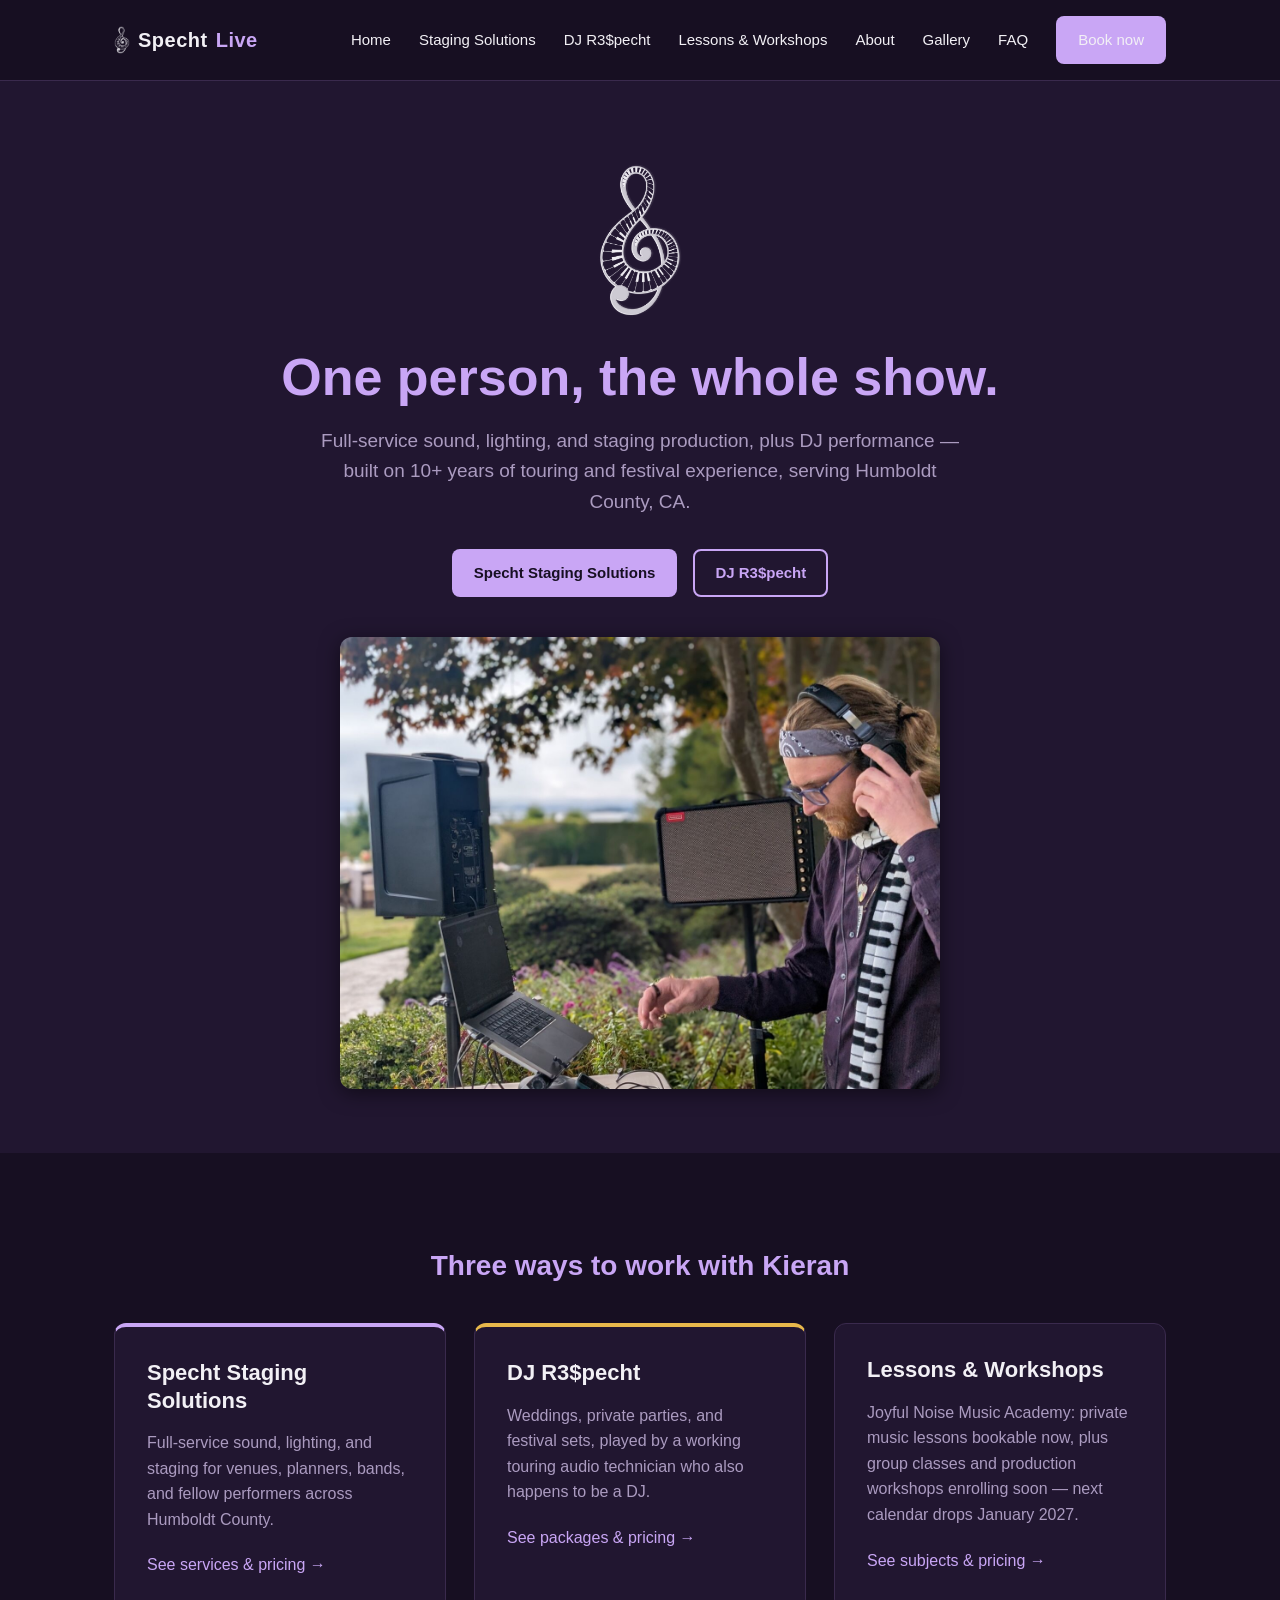
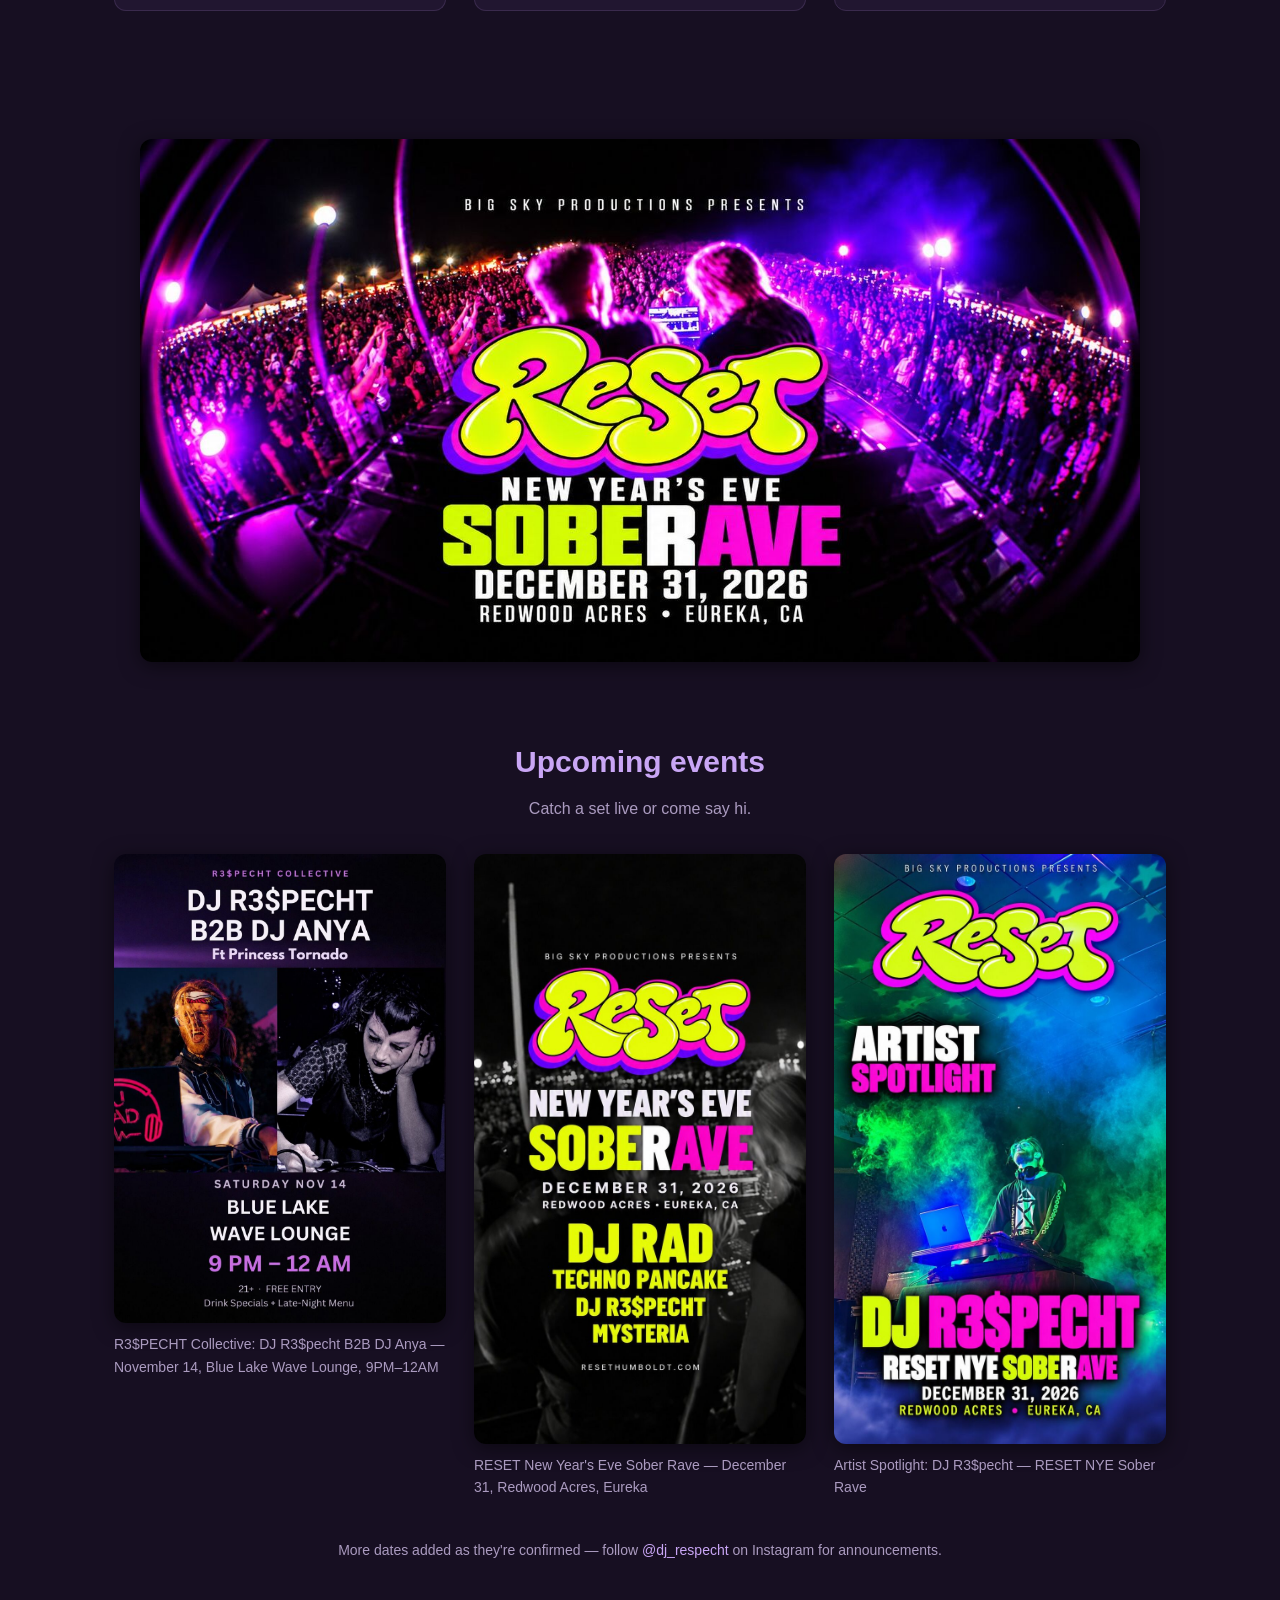
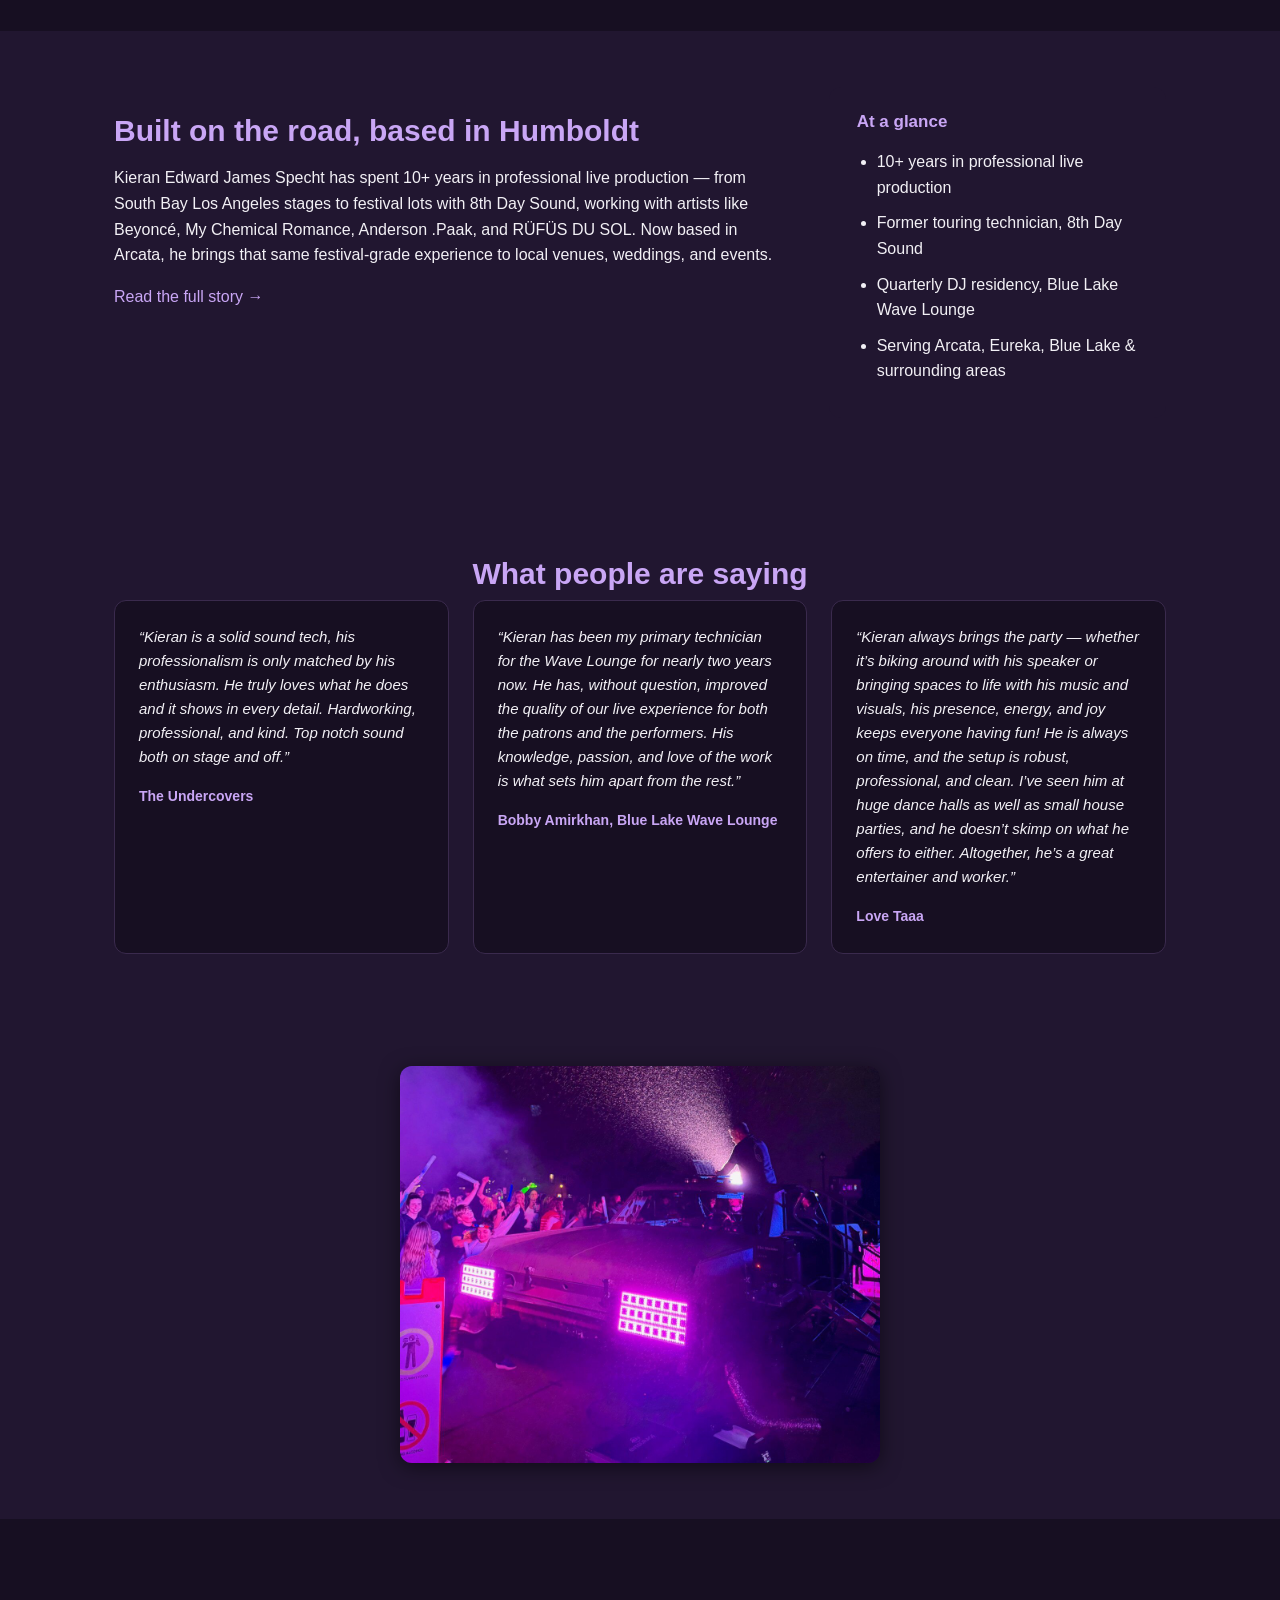
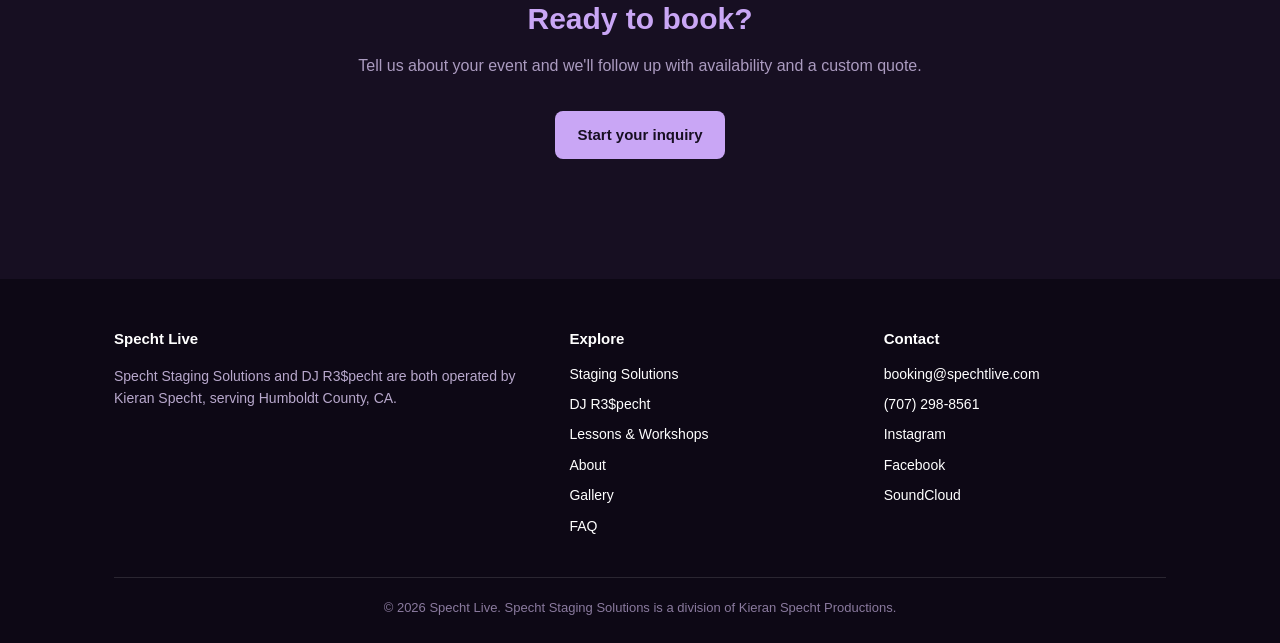
<file: index.html>
<!doctype html>
<html lang="en">
<head>
<meta charset="UTF-8">
<meta name="viewport" content="width=device-width, initial-scale=1.0">
<title>Specht Live — Sound, Lighting, Staging & DJ Services in Humboldt County</title>
<meta name="description" content="Full-service sound, lighting, and staging production plus DJ performance, serving Arcata, Eureka, Blue Lake, and Humboldt County, CA.">
<meta property="og:type" content="website">
<meta property="og:title" content="Specht Live — Sound, Lighting, Staging & DJ Services in Humboldt County">
<meta property="og:description" content="Full-service sound, lighting, and staging production plus DJ performance, serving Arcata, Eureka, Blue Lake, and Humboldt County, CA.">
<meta property="og:image" content="https://spechtlive.com/img/dj-wedding-wide.jpg">
<meta property="og:url" content="https://spechtlive.com/">
<meta name="twitter:card" content="summary_large_image">
<link rel="stylesheet" href="css/style.css">
<link rel="icon" type="image/png" href="img/treble-clef-mark-black.png">
</head>
<body>

<header class="site-header">
  <div class="nav-wrap">
    <a href="index.html" class="logo"><img src="img/treble-clef-mark.png" alt="" class="logo-mark">Specht<span>Live</span></a>
    <button class="nav-toggle" aria-label="Toggle navigation">&#9776;</button>
    <ul class="nav-links">
      <li><a href="index.html">Home</a></li>
      <li><a href="specht-staging-solutions.html">Staging Solutions</a></li>
      <li><a href="dj-respecht.html">DJ R3$pecht</a></li>
      <li><a href="lessons.html">Lessons &amp; Workshops</a></li>
      <li><a href="about.html">About</a></li>
      <li><a href="gallery.html">Gallery</a></li>
      <li><a href="faq.html">FAQ</a></li>
      <li><a href="book.html" class="btn btn-primary">Book now</a></li>
    </ul>
  </div>
</header>

<section class="hero">
  <div class="container">
    <img src="img/treble-clef-mark.png" alt="Specht Live piano-key treble clef mark" style="height:160px; width:auto; margin:0 auto 24px; display:block;">
    <h1>One person, the whole show.</h1>
    <p class="lead">Full-service sound, lighting, and staging production, plus DJ performance — built on 10+ years of touring and festival experience, serving Humboldt County, CA.</p>
    <div class="hero-actions">
      <a href="specht-staging-solutions.html" class="btn btn-primary">Specht Staging Solutions</a>
      <a href="dj-respecht.html" class="btn btn-outline">DJ R3$pecht</a>
    </div>
    <img src="img/dj-scarf-portrait.jpg" alt="Kieran Specht DJing outdoors, wearing his signature piano-key scarf and headphones" class="photo-rounded" style="max-width:600px; margin:40px auto 0;">
  </div>
</section>

<section class="tracks">
  <div class="container">
    <h2>Three ways to work with Kieran</h2>
    <div class="track-grid">
      <div class="track-card staging">
        <h3>Specht Staging Solutions</h3>
        <p>Full-service sound, lighting, and staging for venues, planners, bands, and fellow performers across Humboldt County.</p>
        <a href="specht-staging-solutions.html">See services &amp; pricing &rarr;</a>
      </div>
      <div class="track-card dj">
        <h3>DJ R3$pecht</h3>
        <p>Weddings, private parties, and festival sets, played by a working touring audio technician who also happens to be a DJ.</p>
        <a href="dj-respecht.html">See packages &amp; pricing &rarr;</a>
      </div>
      <div class="track-card">
        <h3>Lessons &amp; Workshops</h3>
        <p>Joyful Noise Music Academy: private music lessons bookable now, plus group classes and production workshops enrolling soon &mdash; next calendar drops January 2027.</p>
        <a href="lessons.html">See subjects &amp; pricing &rarr;</a>
      </div>
    </div>
  </div>
</section>

<section style="padding-bottom:0;">
  <div class="container">
    <a href="https://resethumboldt.com" target="_blank" rel="noopener"><img loading="lazy" src="img/banner-reset-nye.jpg" alt="RESET New Year's Eve Sober Rave presented by Big Sky Productions, December 31, 2026, Redwood Acres, Eureka CA" class="photo-rounded" style="max-width:1000px; margin:0 auto;"></a>
  </div>
</section>

<section>
  <div class="container">
    <h2 class="section-title" style="text-align:center;">Upcoming events</h2>
    <p class="section-sub" style="text-align:center;">Catch a set live or come say hi.</p>
    <div class="gallery-grid" style="max-width:1100px; margin-left:auto; margin-right:auto;">
      <figure>
        <img loading="lazy" src="img/flyer-respecht-collective-anya-nov14.jpg" alt="R3$PECHT Collective: DJ R3$PECHT B2B DJ Anya featuring Princess Tornado, Saturday November 14, Blue Lake Wave Lounge, 9PM to 12AM, 21+, free entry" class="photo-rounded">
        <figcaption>R3$PECHT Collective: DJ R3$pecht B2B DJ Anya &mdash; November 14, Blue Lake Wave Lounge, 9PM&ndash;12AM</figcaption>
      </figure>
      <figure>
        <a href="https://resethumboldt.com" target="_blank" rel="noopener"><img loading="lazy" src="img/flyer-reset-nye-lineup.jpg" alt="RESET New Year's Eve Sober Rave presented by Big Sky Productions, December 31, 2026, Redwood Acres, Eureka CA, with DJ RAD, Techno Pancake, DJ R3$PECHT and Mysteria, resethumboldt.com" class="photo-rounded"></a>
        <figcaption>RESET New Year's Eve Sober Rave &mdash; December 31, Redwood Acres, Eureka</figcaption>
      </figure>
      <figure>
        <a href="https://resethumboldt.com" target="_blank" rel="noopener"><img loading="lazy" src="img/flyer-reset-nye-artist-spotlight.jpg" alt="RESET artist spotlight: DJ R3$PECHT, RESET NYE Sober Rave, December 31, 2026, Redwood Acres, Eureka CA" class="photo-rounded"></a>
        <figcaption>Artist Spotlight: DJ R3$pecht &mdash; RESET NYE Sober Rave</figcaption>
      </figure>
    </div>
    <p style="text-align:center; margin-top:28px; color:var(--muted); font-size:14px;">More dates added as they're confirmed &mdash; follow <a href="https://www.instagram.com/dj_respecht/" target="_blank" rel="noopener">@dj_respecht</a> on Instagram for announcements.</p>
  </div>
</section>

<section class="alt">
  <div class="container two-col">
    <div>
      <h2 class="section-title">Built on the road, based in Humboldt</h2>
      <p>Kieran Edward James Specht has spent 10+ years in professional live production — from South Bay Los Angeles stages to festival lots with 8th Day Sound, working with artists like Beyoncé, My Chemical Romance, Anderson .Paak, and RÜFÜS DU SOL. Now based in Arcata, he brings that same festival-grade experience to local venues, weddings, and events.</p>
      <a href="about.html">Read the full story &rarr;</a>
    </div>
    <div class="sidebar-box">
      <h3>At a glance</h3>
      <ul>
        <li>10+ years in professional live production</li>
        <li>Former touring technician, 8th Day Sound</li>
        <li>Quarterly DJ residency, Blue Lake Wave Lounge</li>
        <li>Serving Arcata, Eureka, Blue Lake &amp; surrounding areas</li>
      </ul>
    </div>
  </div>
</section>

<section class="alt">
  <div class="container">
    <h2 class="section-title" style="text-align:center;">What people are saying</h2>
    <div class="testimonial-grid">
      <blockquote class="testimonial-card">
        <p>&ldquo;Kieran is a solid sound tech, his professionalism is only matched by his enthusiasm. He truly loves what he does and it shows in every detail. Hardworking, professional, and kind. Top notch sound both on stage and off.&rdquo;</p>
        <cite>The Undercovers</cite>
      </blockquote>
      <blockquote class="testimonial-card">
        <p>&ldquo;Kieran has been my primary technician for the Wave Lounge for nearly two years now. He has, without question, improved the quality of our live experience for both the patrons and the performers. His knowledge, passion, and love of the work is what sets him apart from the rest.&rdquo;</p>
        <cite>Bobby Amirkhan, Blue Lake Wave Lounge</cite>
      </blockquote>
      <blockquote class="testimonial-card">
        <p>&ldquo;Kieran always brings the party &mdash; whether it&rsquo;s biking around with his speaker or bringing spaces to life with his music and visuals, his presence, energy, and joy keeps everyone having fun! He is always on time, and the setup is robust, professional, and clean. I&rsquo;ve seen him at huge dance halls as well as small house parties, and he doesn&rsquo;t skimp on what he offers to either. Altogether, he&rsquo;s a great entertainer and worker.&rdquo;</p>
        <cite>Love Taaa</cite>
      </blockquote>
    </div>
  </div>
</section>

<section class="alt" style="text-align:center;">
  <div class="container">
    <img loading="lazy" src="img/rad-shot-wide.jpg" alt="Kieran Specht running a DJ set from atop a light-rigged car in the rain, purple stage lighting over the crowd" class="photo-rounded" style="max-width:480px; margin:0 auto;">
  </div>
</section>

<section>
  <div class="container" style="text-align:center;">
    <h2 class="section-title">Ready to book?</h2>
    <p class="section-sub">Tell us about your event and we'll follow up with availability and a custom quote.</p>
    <a href="book.html" class="btn btn-primary">Start your inquiry</a>
  </div>
</section>

<footer class="site-footer">
  <div class="container">
    <div class="footer-grid">
      <div>
        <h4>Specht Live</h4>
        <p style="font-size:14px; color:#b8a8cc;">Specht Staging Solutions and DJ R3$pecht are both operated by Kieran Specht, serving Humboldt County, CA.</p>
      </div>
      <div>
        <h4>Explore</h4>
        <ul>
          <li><a href="specht-staging-solutions.html">Staging Solutions</a></li>
          <li><a href="dj-respecht.html">DJ R3$pecht</a></li>
          <li><a href="lessons.html">Lessons &amp; Workshops</a></li>
          <li><a href="about.html">About</a></li>
          <li><a href="gallery.html">Gallery</a></li>
          <li><a href="faq.html">FAQ</a></li>
        </ul>
      </div>
      <div>
        <h4>Contact</h4>
        <ul>
          <li><a href="mailto:booking@spechtlive.com">booking@spechtlive.com</a></li>
          <li><a href="tel:+17072988561">(707) 298-8561</a></li>
          <li><a href="https://www.instagram.com/dj_respecht/" target="_blank" rel="noopener">Instagram</a></li>
          <li><a href="https://www.facebook.com/katbff" target="_blank" rel="noopener">Facebook</a></li>
          <li><a href="https://soundcloud.com/spechtlive" target="_blank" rel="noopener">SoundCloud</a></li>
        </ul>
      </div>
    </div>
    <div class="footer-bottom">&copy; 2026 Specht Live. Specht Staging Solutions is a division of Kieran Specht Productions.</div>
  </div>
</footer>

<script src="js/main.js"></script>
</body>
</html>
</file>
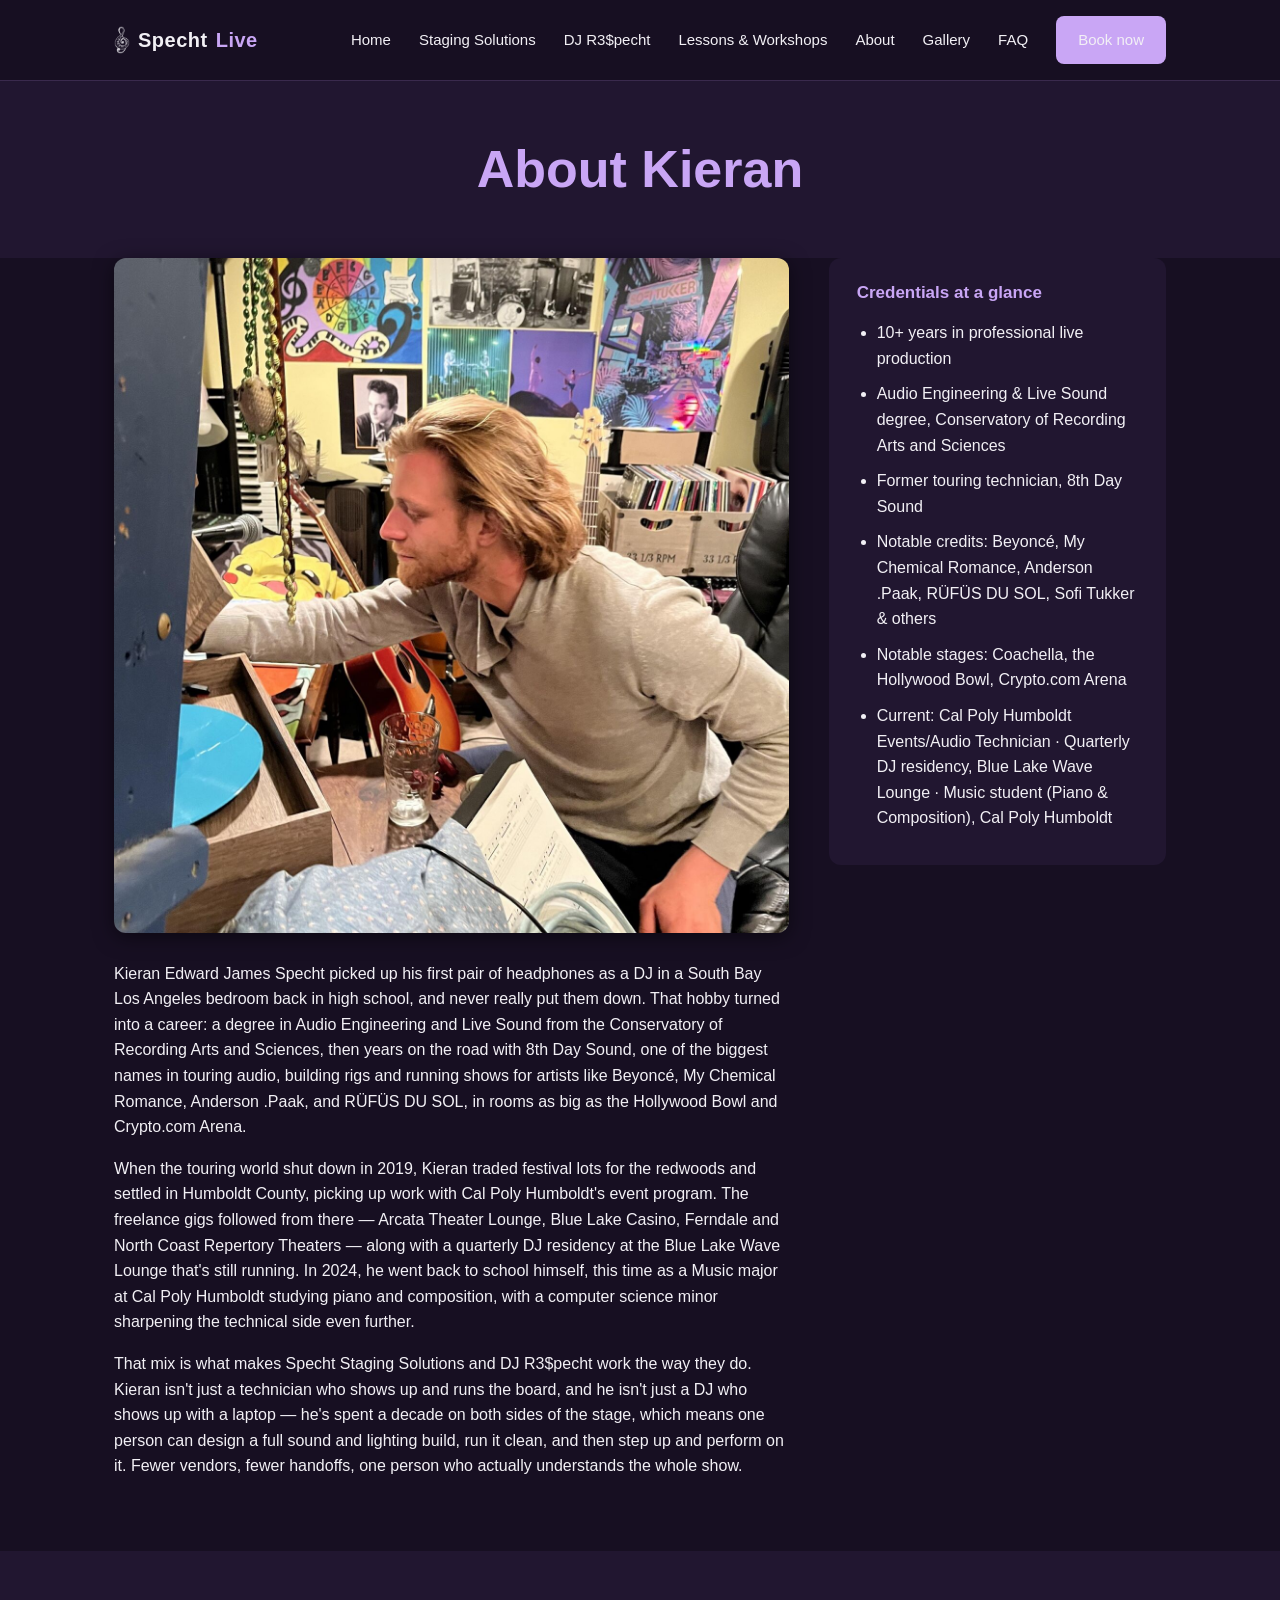
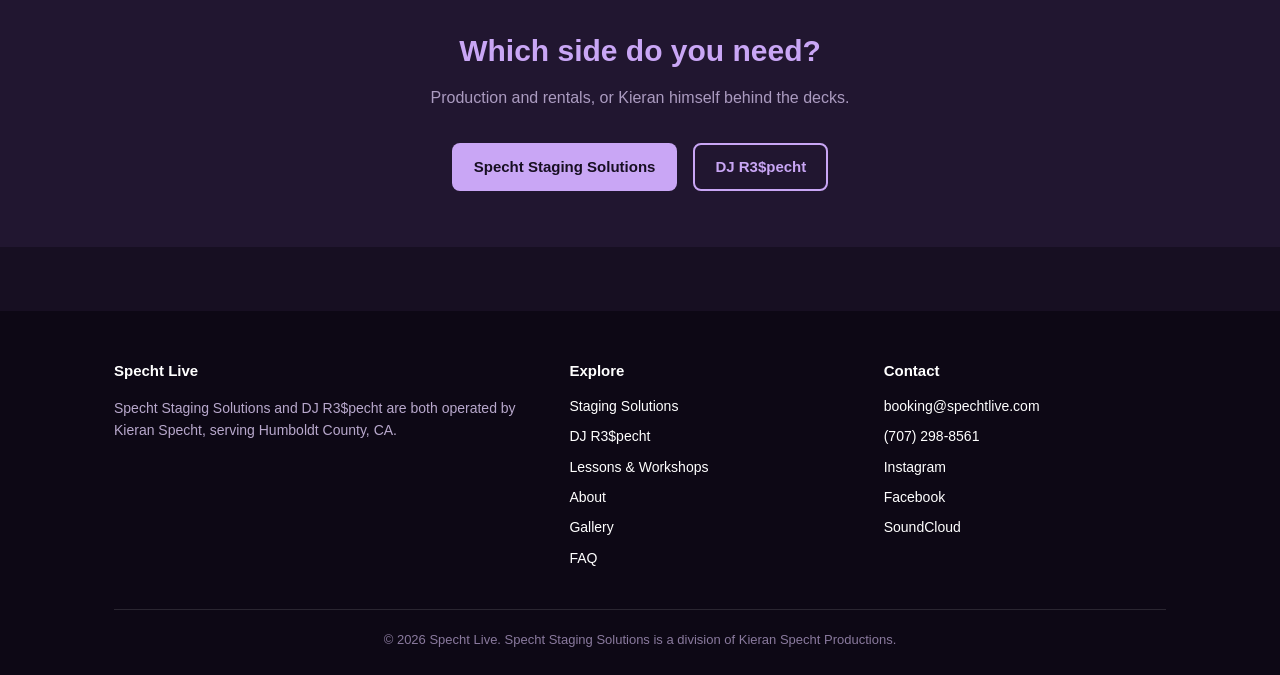
<file: about.html>
<!doctype html>
<html lang="en">
<head>
<meta charset="UTF-8">
<meta name="viewport" content="width=device-width, initial-scale=1.0">
<title>About Kieran Specht — Specht Live</title>
<meta name="description" content="Kieran Edward James Specht — 10+ years in professional live production, from touring with 8th Day Sound to running Specht Staging Solutions and DJ R3$pecht in Humboldt County, CA.">
<meta property="og:type" content="website">
<meta property="og:title" content="About Kieran Specht — Specht Live">
<meta property="og:description" content="Kieran Edward James Specht — 10+ years in professional live production, from touring with 8th Day Sound to running Specht Staging Solutions and DJ R3$pecht in Humboldt County, CA.">
<meta property="og:image" content="https://spechtlive.com/img/kieran-studio.jpg">
<meta property="og:url" content="https://spechtlive.com/about.html">
<meta name="twitter:card" content="summary_large_image">
<link rel="stylesheet" href="css/style.css">
<link rel="icon" type="image/png" href="img/treble-clef-mark-black.png">
</head>
<body>

<header class="site-header">
  <div class="nav-wrap">
    <a href="index.html" class="logo"><img src="img/treble-clef-mark.png" alt="" class="logo-mark">Specht<span>Live</span></a>
    <button class="nav-toggle" aria-label="Toggle navigation">&#9776;</button>
    <ul class="nav-links">
      <li><a href="index.html">Home</a></li>
      <li><a href="specht-staging-solutions.html">Staging Solutions</a></li>
      <li><a href="dj-respecht.html">DJ R3$pecht</a></li>
      <li><a href="lessons.html">Lessons &amp; Workshops</a></li>
      <li><a href="about.html">About</a></li>
      <li><a href="gallery.html">Gallery</a></li>
      <li><a href="faq.html">FAQ</a></li>
      <li><a href="book.html" class="btn btn-primary">Book now</a></li>
    </ul>
  </div>
</header>

<section class="hero" style="padding:56px 0 40px;">
  <div class="container">
    <h1>About Kieran</h1>
  </div>
</section>

<section style="padding-top:0;">
  <div class="container two-col">
    <div>
      <img src="img/kieran-studio.jpg" alt="Kieran Specht in his home music studio, surrounded by guitars, vinyl records, and show posters" class="photo-rounded" style="margin-bottom: 28px;">
      <p>Kieran Edward James Specht picked up his first pair of headphones as a DJ in a South Bay Los Angeles bedroom back in high school, and never really put them down. That hobby turned into a career: a degree in Audio Engineering and Live Sound from the Conservatory of Recording Arts and Sciences, then years on the road with 8th Day Sound, one of the biggest names in touring audio, building rigs and running shows for artists like Beyoncé, My Chemical Romance, Anderson .Paak, and RÜFÜS DU SOL, in rooms as big as the Hollywood Bowl and Crypto.com Arena.</p>
      <p>When the touring world shut down in 2019, Kieran traded festival lots for the redwoods and settled in Humboldt County, picking up work with Cal Poly Humboldt's event program. The freelance gigs followed from there — Arcata Theater Lounge, Blue Lake Casino, Ferndale and North Coast Repertory Theaters — along with a quarterly DJ residency at the Blue Lake Wave Lounge that's still running. In 2024, he went back to school himself, this time as a Music major at Cal Poly Humboldt studying piano and composition, with a computer science minor sharpening the technical side even further.</p>
      <p>That mix is what makes Specht Staging Solutions and DJ R3$pecht work the way they do. Kieran isn't just a technician who shows up and runs the board, and he isn't just a DJ who shows up with a laptop — he's spent a decade on both sides of the stage, which means one person can design a full sound and lighting build, run it clean, and then step up and perform on it. Fewer vendors, fewer handoffs, one person who actually understands the whole show.</p>
    </div>
    <div class="sidebar-box">
      <h3>Credentials at a glance</h3>
      <ul>
        <li>10+ years in professional live production</li>
        <li>Audio Engineering &amp; Live Sound degree, Conservatory of Recording Arts and Sciences</li>
        <li>Former touring technician, 8th Day Sound</li>
        <li>Notable credits: Beyoncé, My Chemical Romance, Anderson .Paak, RÜFÜS DU SOL, Sofi Tukker &amp; others</li>
        <li>Notable stages: Coachella, the Hollywood Bowl, Crypto.com Arena</li>
        <li>Current: Cal Poly Humboldt Events/Audio Technician &middot; Quarterly DJ residency, Blue Lake Wave Lounge &middot; Music student (Piano &amp; Composition), Cal Poly Humboldt</li>
      </ul>
    </div>
  </div>
</section>

<section class="alt">
  <div class="container" style="text-align:center;">
    <h2 class="section-title">Which side do you need?</h2>
    <p class="section-sub">Production and rentals, or Kieran himself behind the decks.</p>
    <div class="hero-actions">
      <a href="specht-staging-solutions.html" class="btn btn-primary">Specht Staging Solutions</a>
      <a href="dj-respecht.html" class="btn btn-outline">DJ R3$pecht</a>
    </div>
  </div>
</section>

<footer class="site-footer">
  <div class="container">
    <div class="footer-grid">
      <div>
        <h4>Specht Live</h4>
        <p style="font-size:14px; color:#b8a8cc;">Specht Staging Solutions and DJ R3$pecht are both operated by Kieran Specht, serving Humboldt County, CA.</p>
      </div>
      <div>
        <h4>Explore</h4>
        <ul>
          <li><a href="specht-staging-solutions.html">Staging Solutions</a></li>
          <li><a href="dj-respecht.html">DJ R3$pecht</a></li>
          <li><a href="lessons.html">Lessons &amp; Workshops</a></li>
          <li><a href="about.html">About</a></li>
          <li><a href="gallery.html">Gallery</a></li>
          <li><a href="faq.html">FAQ</a></li>
        </ul>
      </div>
      <div>
        <h4>Contact</h4>
        <ul>
          <li><a href="mailto:booking@spechtlive.com">booking@spechtlive.com</a></li>
          <li><a href="tel:+17072988561">(707) 298-8561</a></li>
          <li><a href="https://www.instagram.com/dj_respecht/" target="_blank" rel="noopener">Instagram</a></li>
          <li><a href="https://www.facebook.com/katbff" target="_blank" rel="noopener">Facebook</a></li>
          <li><a href="https://soundcloud.com/spechtlive" target="_blank" rel="noopener">SoundCloud</a></li>
        </ul>
      </div>
    </div>
    <div class="footer-bottom">&copy; 2026 Specht Live. Specht Staging Solutions is a division of Kieran Specht Productions.</div>
  </div>
</footer>

<script src="js/main.js"></script>
</body>
</html>
</file>
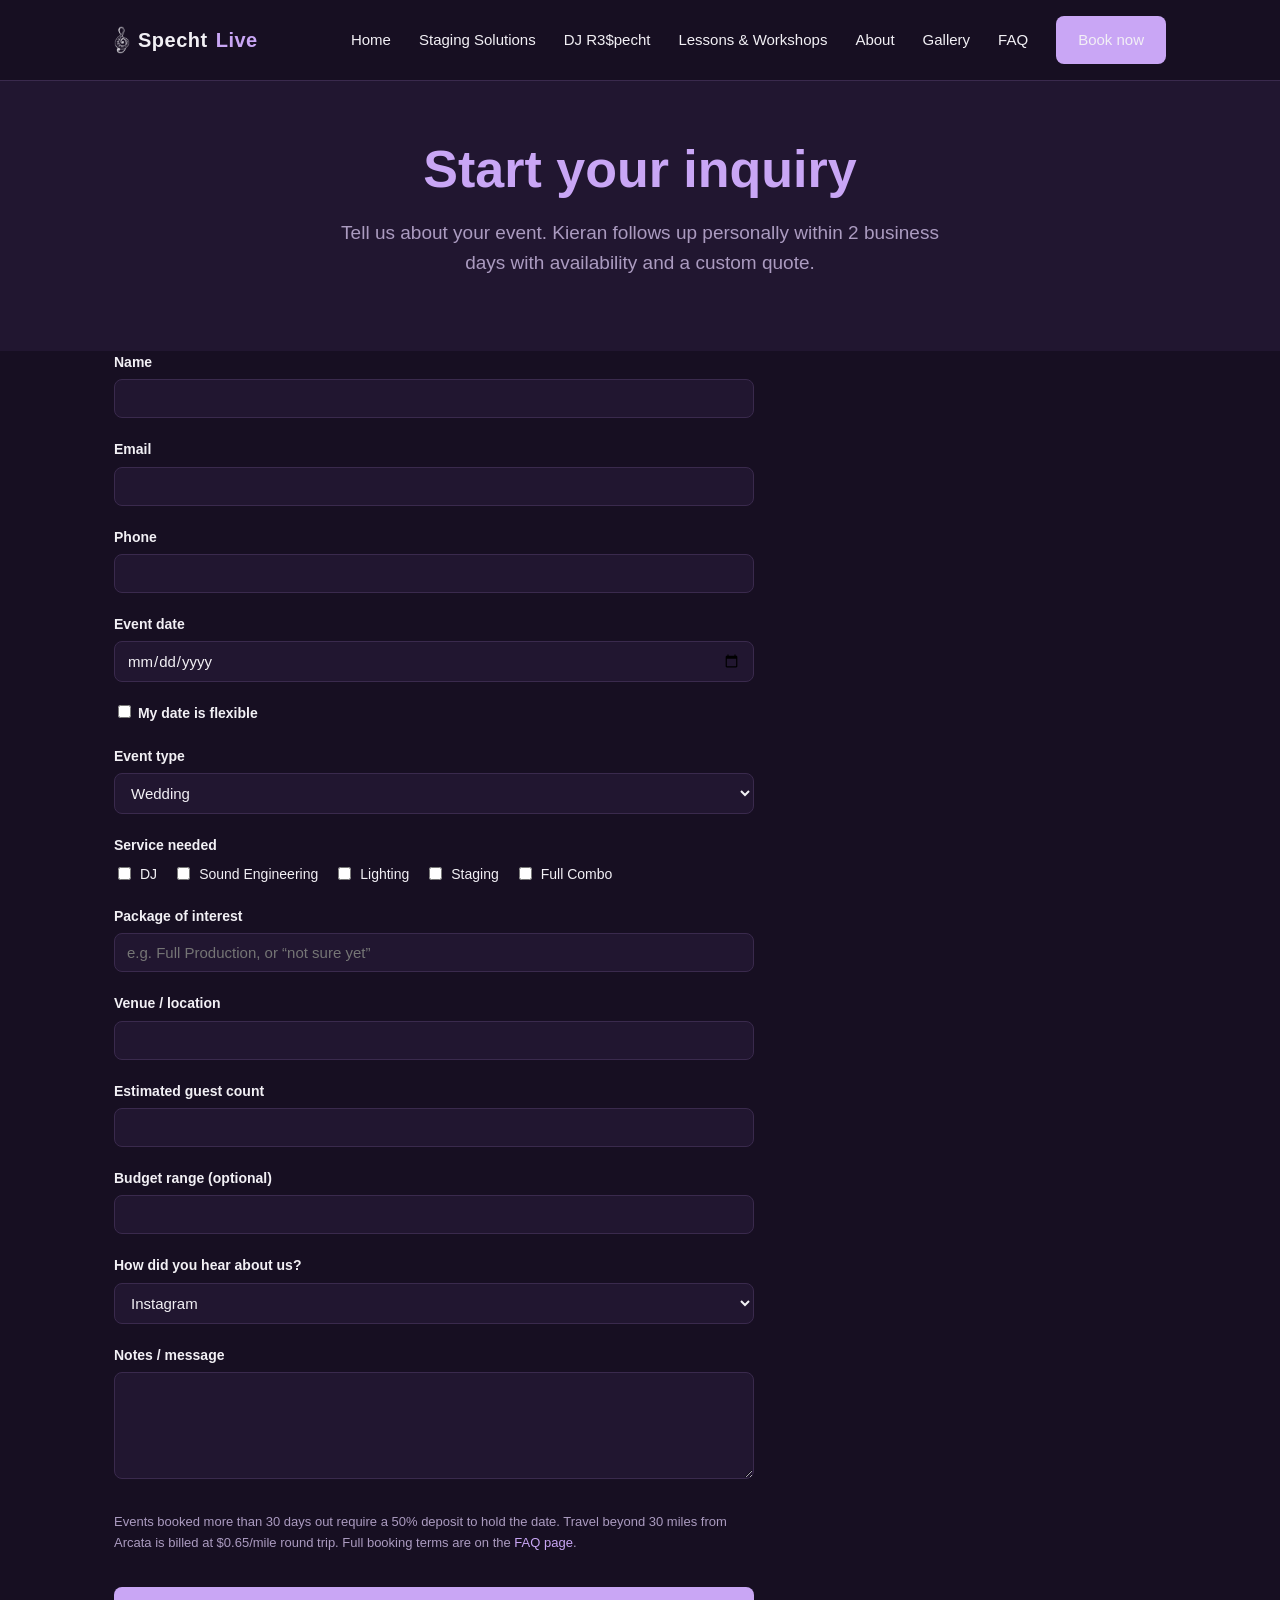
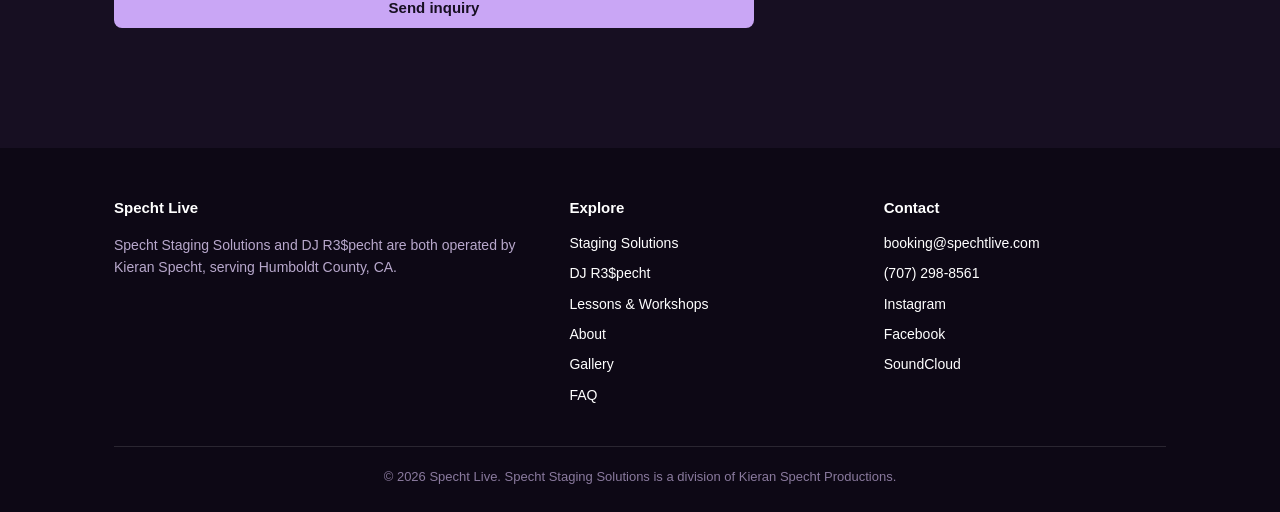
<file: book.html>
<!doctype html>
<html lang="en">
<head>
<meta charset="UTF-8">
<meta name="viewport" content="width=device-width, initial-scale=1.0">
<title>Book Now — Specht Live</title>
<meta name="description" content="Request availability and a custom quote from Specht Staging Solutions or DJ R3$pecht.">
<meta property="og:type" content="website">
<meta property="og:title" content="Book Now — Specht Live">
<meta property="og:description" content="Request availability and a custom quote from Specht Staging Solutions or DJ R3$pecht.">
<meta property="og:image" content="https://spechtlive.com/img/dj-wedding-wide.jpg">
<meta property="og:url" content="https://spechtlive.com/book.html">
<meta name="twitter:card" content="summary_large_image">
<link rel="stylesheet" href="css/style.css">
<link rel="icon" type="image/png" href="img/treble-clef-mark-black.png">
</head>
<body>

<header class="site-header">
  <div class="nav-wrap">
    <a href="index.html" class="logo"><img src="img/treble-clef-mark.png" alt="" class="logo-mark">Specht<span>Live</span></a>
    <button class="nav-toggle" aria-label="Toggle navigation">&#9776;</button>
    <ul class="nav-links">
      <li><a href="index.html">Home</a></li>
      <li><a href="specht-staging-solutions.html">Staging Solutions</a></li>
      <li><a href="dj-respecht.html">DJ R3$pecht</a></li>
      <li><a href="lessons.html">Lessons &amp; Workshops</a></li>
      <li><a href="about.html">About</a></li>
      <li><a href="gallery.html">Gallery</a></li>
      <li><a href="faq.html">FAQ</a></li>
      <li><a href="book.html" class="btn btn-primary">Book now</a></li>
    </ul>
  </div>
</header>

<section class="hero" style="padding:56px 0 40px;">
  <div class="container">
    <h1>Start your inquiry</h1>
    <p class="lead">Tell us about your event. Kieran follows up personally within 2 business days with availability and a custom quote.</p>
  </div>
</section>

<section style="padding-top:0;">
  <div class="container">
    <form name="booking" method="POST" action="/thanks.html" data-netlify="true" netlify-honeypot="bot-field" class="booking-form">
      <input type="hidden" name="form-name" value="booking" />
      <p class="hidden"><label>Don't fill this out if you're human: <input name="bot-field" /></label></p>

      <div class="form-row">
        <label for="name">Name</label>
        <input type="text" id="name" name="name" required>
      </div>

      <div class="form-row">
        <label for="email">Email</label>
        <input type="email" id="email" name="email" required>
      </div>

      <div class="form-row">
        <label for="phone">Phone</label>
        <input type="tel" id="phone" name="phone">
      </div>

      <div class="form-row">
        <label for="event_date">Event date</label>
        <input type="date" id="event_date" name="event_date">
      </div>

      <div class="form-row">
        <label><input type="checkbox" name="date_flexible" value="yes"> My date is flexible</label>
      </div>

      <div class="form-row">
        <label for="event_type">Event type</label>
        <select id="event_type" name="event_type">
          <option>Wedding</option>
          <option>Corporate</option>
          <option>Private party</option>
          <option>Venue booking</option>
          <option>Other</option>
        </select>
      </div>

      <div class="form-row">
        <label>Service needed</label>
        <div class="checkbox-group">
          <label><input type="checkbox" name="service" value="DJ"> DJ</label>
          <label><input type="checkbox" name="service" value="Sound Engineering"> Sound Engineering</label>
          <label><input type="checkbox" name="service" value="Lighting"> Lighting</label>
          <label><input type="checkbox" name="service" value="Staging"> Staging</label>
          <label><input type="checkbox" name="service" value="Full Combo"> Full Combo</label>
        </div>
      </div>

      <div class="form-row">
        <label for="package">Package of interest</label>
        <input type="text" id="package" name="package" placeholder="e.g. Full Production, or “not sure yet”">
      </div>

      <div class="form-row">
        <label for="venue">Venue / location</label>
        <input type="text" id="venue" name="venue">
      </div>

      <div class="form-row">
        <label for="guests">Estimated guest count</label>
        <input type="number" id="guests" name="guests" min="1">
      </div>

      <div class="form-row">
        <label for="budget">Budget range (optional)</label>
        <input type="text" id="budget" name="budget">
      </div>

      <div class="form-row">
        <label for="source">How did you hear about us?</label>
        <select id="source" name="source">
          <option>Instagram</option>
          <option>Facebook</option>
          <option>Referral</option>
          <option>Other</option>
        </select>
      </div>

      <div class="form-row">
        <label for="message">Notes / message</label>
        <textarea id="message" name="message" rows="5"></textarea>
      </div>

      <p class="form-note">Events booked more than 30 days out require a 50% deposit to hold the date. Travel beyond 30 miles from Arcata is billed at $0.65/mile round trip. Full booking terms are on the <a href="faq.html">FAQ page</a>.</p>

      <button type="submit" class="btn btn-primary">Send inquiry</button>
    </form>
  </div>
</section>

<footer class="site-footer">
  <div class="container">
    <div class="footer-grid">
      <div>
        <h4>Specht Live</h4>
        <p style="font-size:14px; color:#b8a8cc;">Specht Staging Solutions and DJ R3$pecht are both operated by Kieran Specht, serving Humboldt County, CA.</p>
      </div>
      <div>
        <h4>Explore</h4>
        <ul>
          <li><a href="specht-staging-solutions.html">Staging Solutions</a></li>
          <li><a href="dj-respecht.html">DJ R3$pecht</a></li>
          <li><a href="lessons.html">Lessons &amp; Workshops</a></li>
          <li><a href="about.html">About</a></li>
          <li><a href="gallery.html">Gallery</a></li>
          <li><a href="faq.html">FAQ</a></li>
        </ul>
      </div>
      <div>
        <h4>Contact</h4>
        <ul>
          <li><a href="mailto:booking@spechtlive.com">booking@spechtlive.com</a></li>
          <li><a href="tel:+17072988561">(707) 298-8561</a></li>
          <li><a href="https://www.instagram.com/dj_respecht/" target="_blank" rel="noopener">Instagram</a></li>
          <li><a href="https://www.facebook.com/katbff" target="_blank" rel="noopener">Facebook</a></li>
          <li><a href="https://soundcloud.com/spechtlive" target="_blank" rel="noopener">SoundCloud</a></li>
        </ul>
      </div>
    </div>
    <div class="footer-bottom">&copy; 2026 Specht Live. Specht Staging Solutions is a division of Kieran Specht Productions.</div>
  </div>
</footer>

<script src="js/main.js"></script>
</body>
</html>
</file>
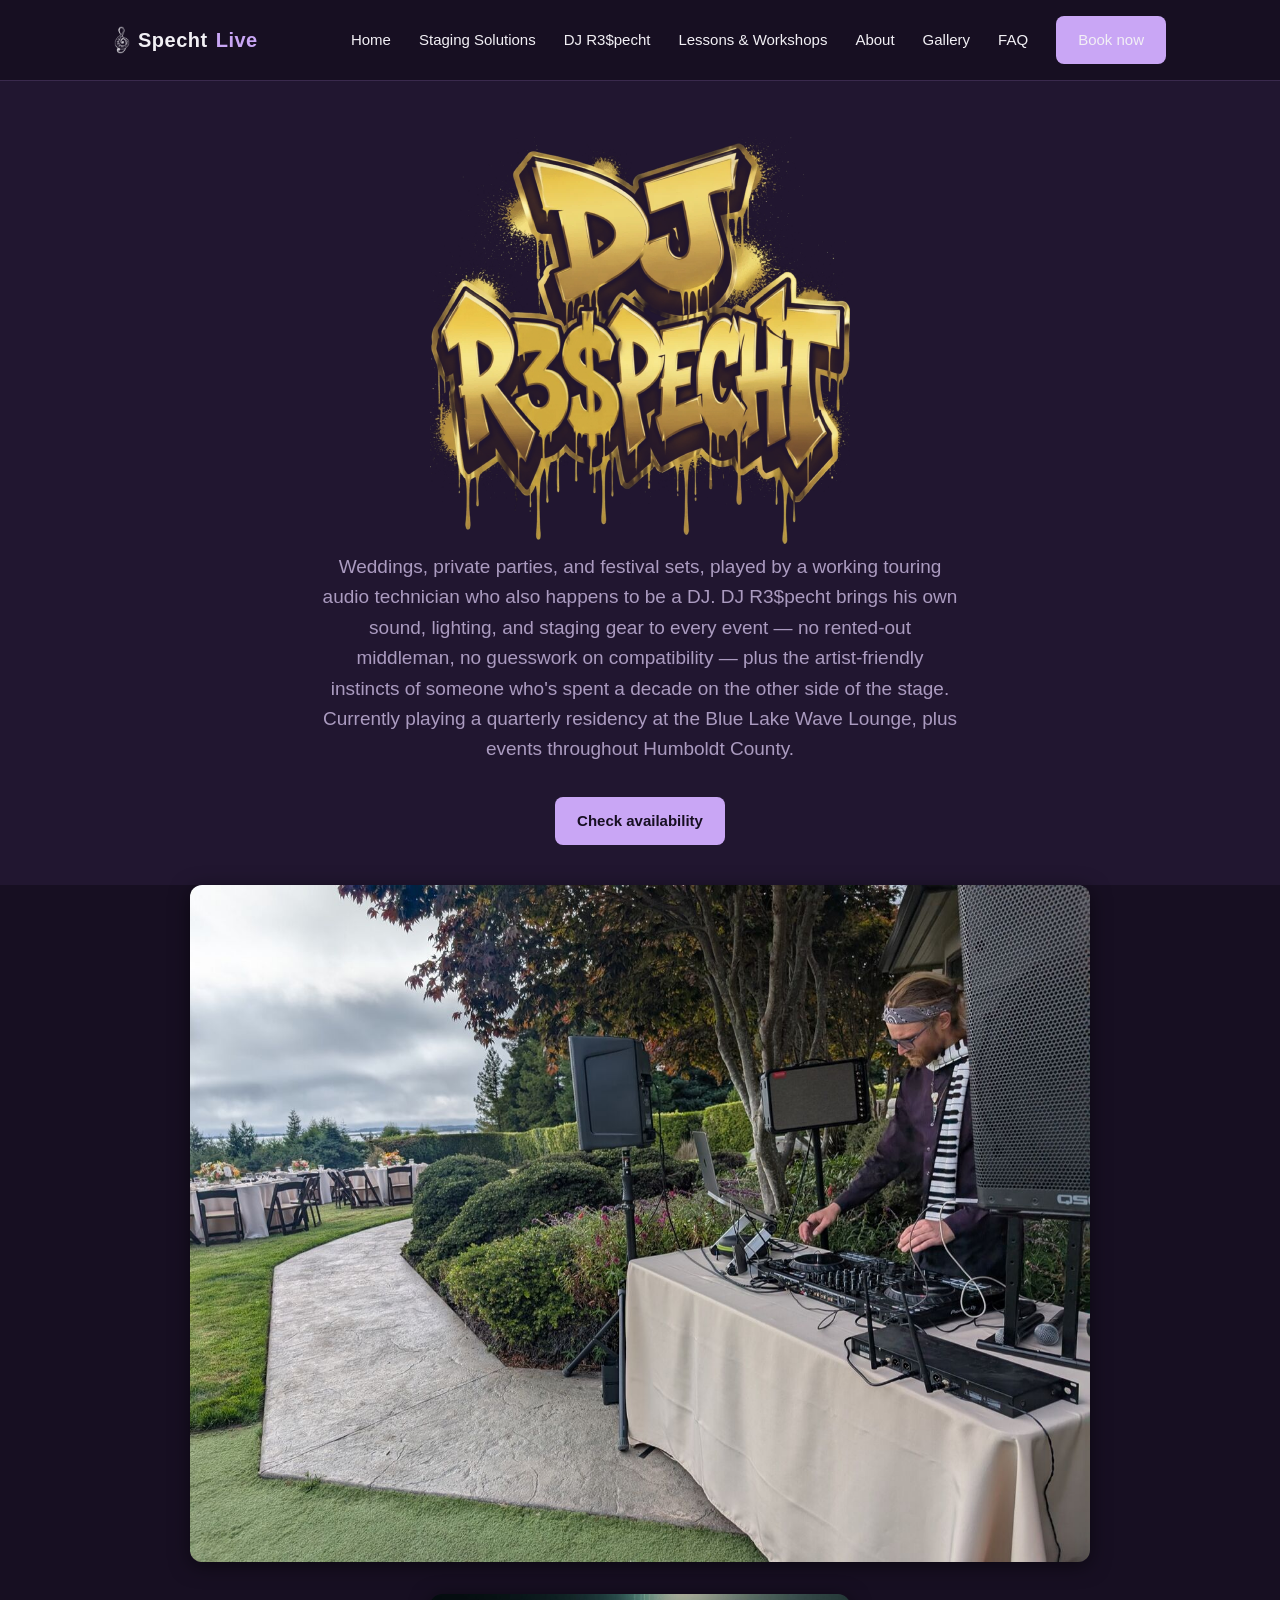
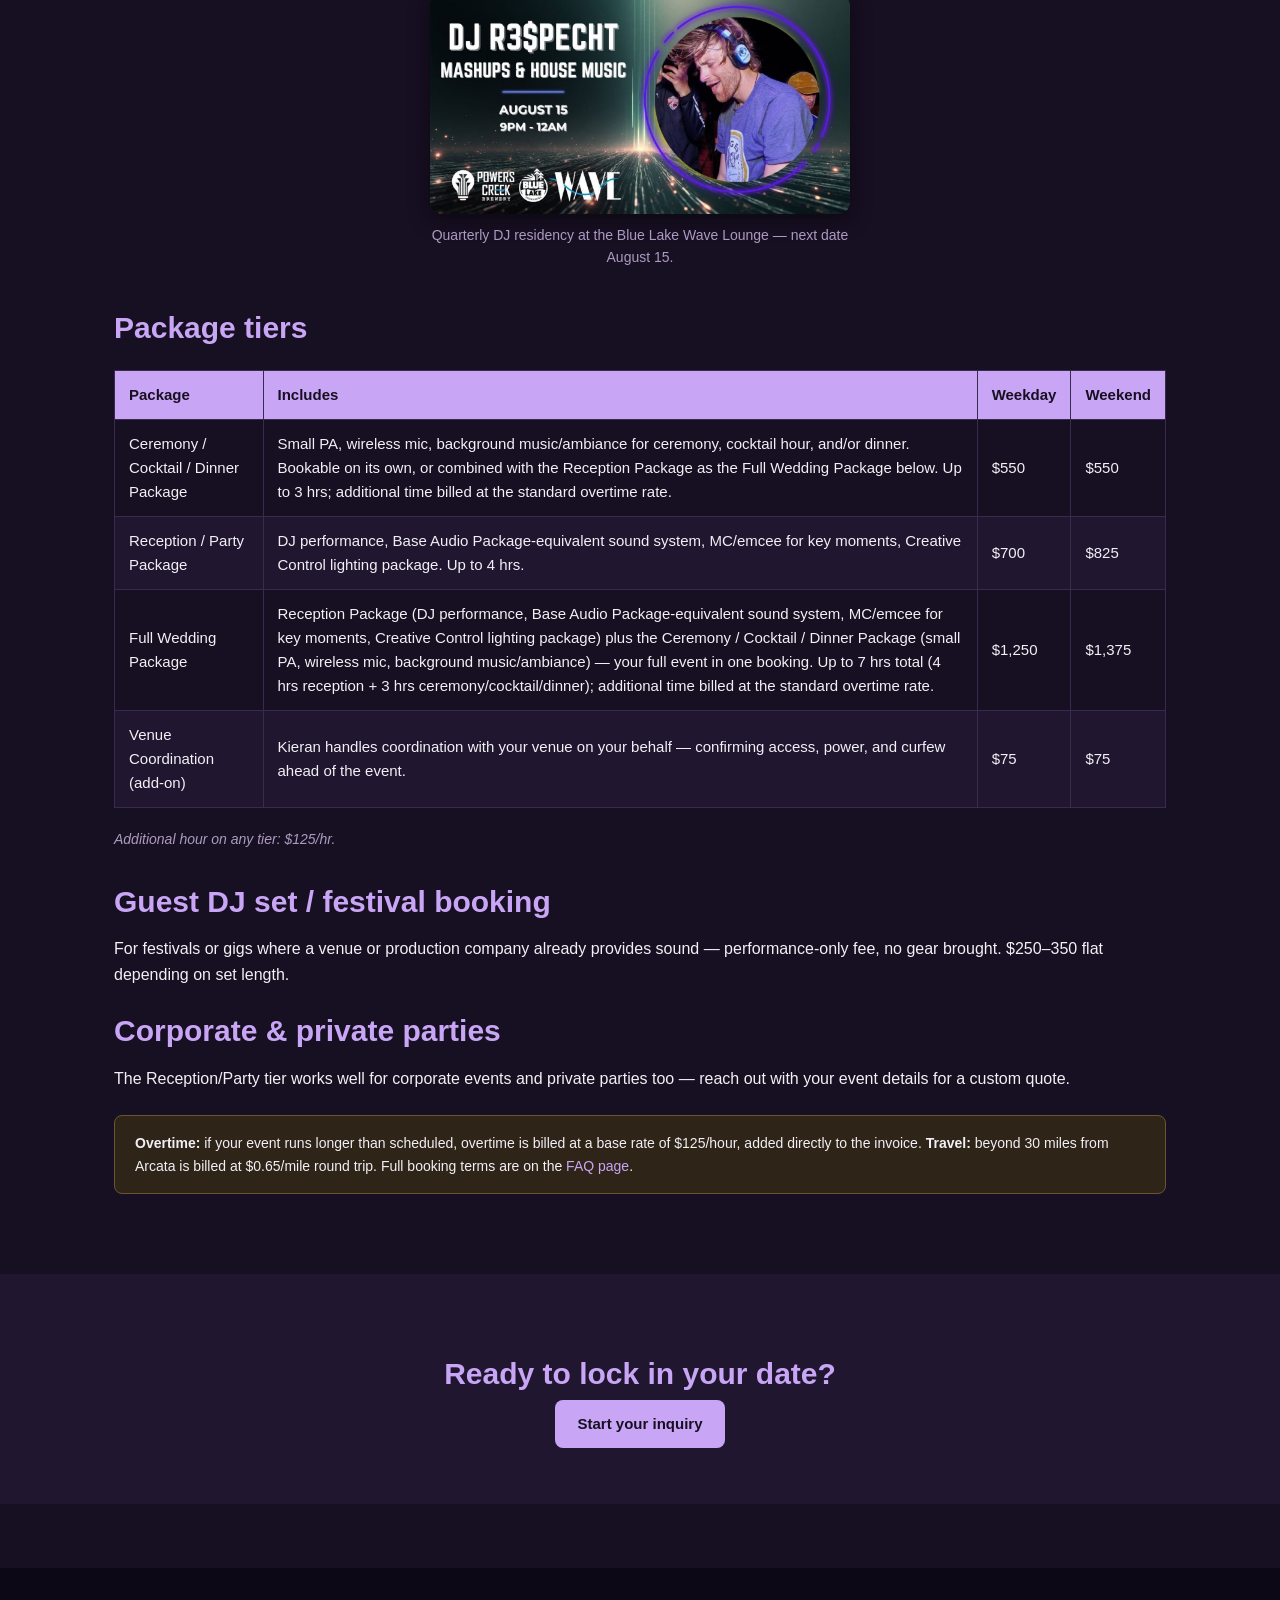
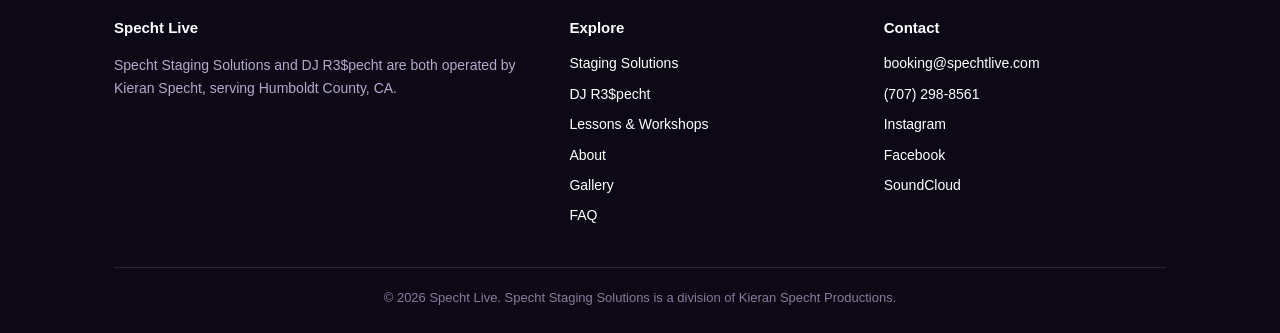
<file: dj-respecht.html>
<!doctype html>
<html lang="en">
<head>
<meta charset="UTF-8">
<meta name="viewport" content="width=device-width, initial-scale=1.0">
<title>DJ R3$pecht — Weddings, Parties & Festival Sets | Specht Live</title>
<meta name="description" content="DJ R3$pecht brings his own sound, lighting, and staging gear to weddings, private parties, and festival sets across Humboldt County, CA.">
<meta property="og:type" content="website">
<meta property="og:title" content="DJ R3$pecht — Weddings, Parties & Festival Sets | Specht Live">
<meta property="og:description" content="DJ R3$pecht brings his own sound, lighting, and staging gear to weddings, private parties, and festival sets across Humboldt County, CA.">
<meta property="og:image" content="https://spechtlive.com/img/dj-scarf-portrait.jpg">
<meta property="og:url" content="https://spechtlive.com/dj-respecht.html">
<meta name="twitter:card" content="summary_large_image">
<link rel="stylesheet" href="css/style.css">
<link rel="icon" type="image/png" href="img/treble-clef-mark-black.png">
</head>
<body>

<header class="site-header">
  <div class="nav-wrap">
    <a href="index.html" class="logo"><img src="img/treble-clef-mark.png" alt="" class="logo-mark">Specht<span>Live</span></a>
    <button class="nav-toggle" aria-label="Toggle navigation">&#9776;</button>
    <ul class="nav-links">
      <li><a href="index.html">Home</a></li>
      <li><a href="specht-staging-solutions.html">Staging Solutions</a></li>
      <li><a href="dj-respecht.html">DJ R3$pecht</a></li>
      <li><a href="lessons.html">Lessons &amp; Workshops</a></li>
      <li><a href="about.html">About</a></li>
      <li><a href="gallery.html">Gallery</a></li>
      <li><a href="faq.html">FAQ</a></li>
      <li><a href="book.html" class="btn btn-primary">Book now</a></li>
    </ul>
  </div>
</header>

<section class="hero" style="padding:56px 0 40px;">
  <div class="container">
    <img src="img/dj-graffiti-logo.webp" alt="DJ R3$pecht" style="max-width:420px; width:100%; margin:0 auto 8px; display:block;">
    <p class="lead">Weddings, private parties, and festival sets, played by a working touring audio technician who also happens to be a DJ. DJ R3$pecht brings his own sound, lighting, and staging gear to every event — no rented-out middleman, no guesswork on compatibility — plus the artist-friendly instincts of someone who's spent a decade on the other side of the stage. Currently playing a quarterly residency at the Blue Lake Wave Lounge, plus events throughout Humboldt County.</p>
    <div class="hero-actions">
      <a href="book.html" class="btn btn-primary">Check availability</a>
    </div>
  </div>
</section>

<section style="padding-top:0;">
  <div class="container">
    <img src="img/dj-wedding-wide.jpg" alt="Kieran Specht running full sound and DJ setup at an outdoor Humboldt County wedding" class="photo-rounded" style="max-width:900px; margin:0 auto 32px; display:block;">
    <figure style="max-width:420px; margin:0 auto 40px; text-align:center;">
      <img loading="lazy" src="img/wave-lounge-aug15-flyer.jpg" alt="DJ R3$pecht — Mashups &amp; House Music, August 15, 9PM–12AM, Blue Lake Wave Lounge at Powers Creek Brewery" class="photo-rounded">
      <figcaption style="margin-top:10px; font-size:14px; color:var(--muted);">Quarterly DJ residency at the Blue Lake Wave Lounge &mdash; next date August 15.</figcaption>
    </figure>
    <h2 class="section-title">Package tiers</h2>
    <table class="pricing-table">
      <thead><tr><th>Package</th><th>Includes</th><th>Weekday</th><th>Weekend</th></tr></thead>
      <tbody>
        <tr><td>Ceremony / Cocktail / Dinner Package</td><td>Small PA, wireless mic, background music/ambiance for ceremony, cocktail hour, and/or dinner. Bookable on its own, or combined with the Reception Package as the Full Wedding Package below. Up to 3 hrs; additional time billed at the standard overtime rate.</td><td>$550</td><td>$550</td></tr>
        <tr><td>Reception / Party Package</td><td>DJ performance, Base Audio Package-equivalent sound system, MC/emcee for key moments, Creative Control lighting package. Up to 4 hrs.</td><td>$700</td><td>$825</td></tr>
        <tr><td>Full Wedding Package</td><td>Reception Package (DJ performance, Base Audio Package-equivalent sound system, MC/emcee for key moments, Creative Control lighting package) plus the Ceremony / Cocktail / Dinner Package (small PA, wireless mic, background music/ambiance) &mdash; your full event in one booking. Up to 7 hrs total (4 hrs reception + 3 hrs ceremony/cocktail/dinner); additional time billed at the standard overtime rate.</td><td>$1,250</td><td>$1,375</td></tr>
        <tr><td>Venue Coordination (add-on)</td><td>Kieran handles coordination with your venue on your behalf &mdash; confirming access, power, and curfew ahead of the event.</td><td>$75</td><td>$75</td></tr>
      </tbody>
    </table>
    <p class="pricing-note">Additional hour on any tier: $125/hr.</p>

    <h2 class="section-title">Guest DJ set / festival booking</h2>
    <p>For festivals or gigs where a venue or production company already provides sound — performance-only fee, no gear brought. $250&ndash;350 flat depending on set length.</p>

    <h2 class="section-title">Corporate &amp; private parties</h2>
    <p>The Reception/Party tier works well for corporate events and private parties too — reach out with your event details for a custom quote.</p>

    <div class="callout">
      <strong>Overtime:</strong> if your event runs longer than scheduled, overtime is billed at a base rate of $125/hour, added directly to the invoice. <strong>Travel:</strong> beyond 30 miles from Arcata is billed at $0.65/mile round trip. Full booking terms are on the <a href="faq.html">FAQ page</a>.
    </div>
  </div>
</section>

<section class="alt" style="text-align:center;">
  <div class="container">
    <h2 class="section-title">Ready to lock in your date?</h2>
    <a href="book.html" class="btn btn-primary">Start your inquiry</a>
  </div>
</section>

<footer class="site-footer">
  <div class="container">
    <div class="footer-grid">
      <div>
        <h4>Specht Live</h4>
        <p style="font-size:14px; color:#b8a8cc;">Specht Staging Solutions and DJ R3$pecht are both operated by Kieran Specht, serving Humboldt County, CA.</p>
      </div>
      <div>
        <h4>Explore</h4>
        <ul>
          <li><a href="specht-staging-solutions.html">Staging Solutions</a></li>
          <li><a href="dj-respecht.html">DJ R3$pecht</a></li>
          <li><a href="lessons.html">Lessons &amp; Workshops</a></li>
          <li><a href="about.html">About</a></li>
          <li><a href="gallery.html">Gallery</a></li>
          <li><a href="faq.html">FAQ</a></li>
        </ul>
      </div>
      <div>
        <h4>Contact</h4>
        <ul>
          <li><a href="mailto:booking@spechtlive.com">booking@spechtlive.com</a></li>
          <li><a href="tel:+17072988561">(707) 298-8561</a></li>
          <li><a href="https://www.instagram.com/dj_respecht/" target="_blank" rel="noopener">Instagram</a></li>
          <li><a href="https://www.facebook.com/katbff" target="_blank" rel="noopener">Facebook</a></li>
          <li><a href="https://soundcloud.com/spechtlive" target="_blank" rel="noopener">SoundCloud</a></li>
        </ul>
      </div>
    </div>
    <div class="footer-bottom">&copy; 2026 Specht Live. Specht Staging Solutions is a division of Kieran Specht Productions.</div>
  </div>
</footer>

<script src="js/main.js"></script>
</body>
</html>
</file>
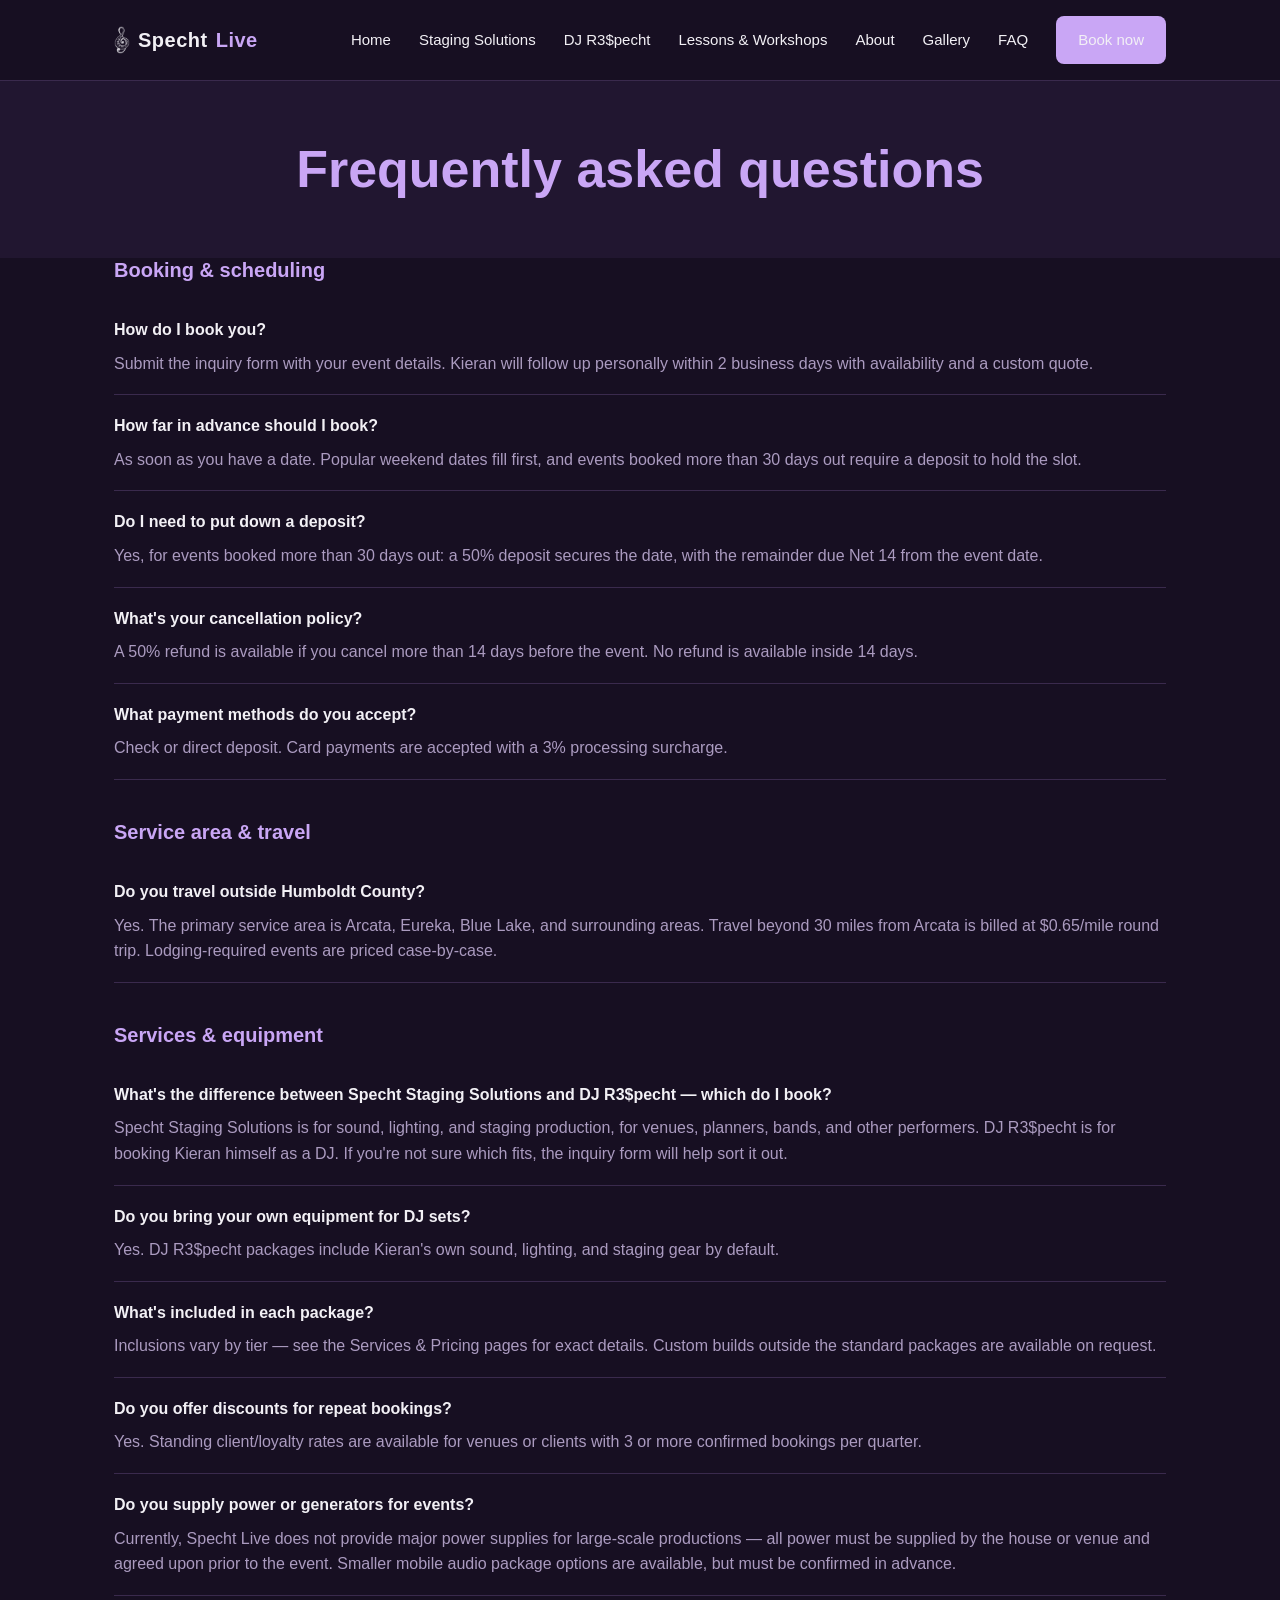
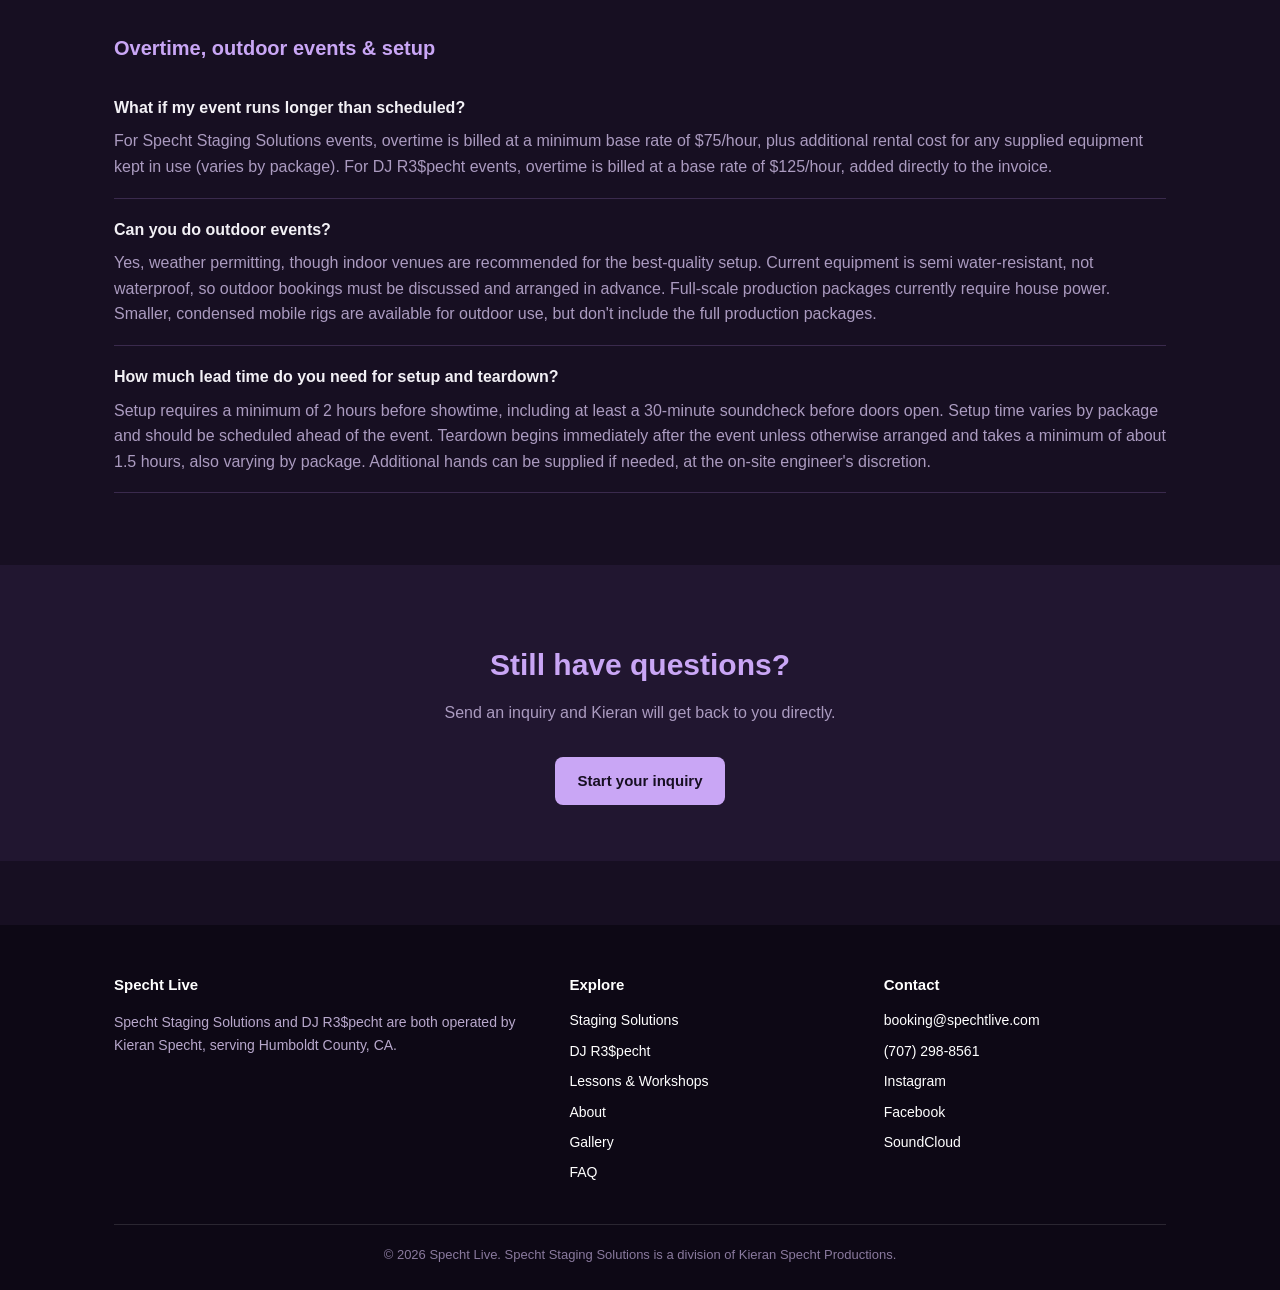
<file: faq.html>
<!doctype html>
<html lang="en">
<head>
<meta charset="UTF-8">
<meta name="viewport" content="width=device-width, initial-scale=1.0">
<title>FAQ — Specht Live</title>
<meta name="description" content="Booking, scheduling, service area, and equipment questions for Specht Staging Solutions and DJ R3$pecht.">
<meta property="og:type" content="website">
<meta property="og:title" content="FAQ — Specht Live">
<meta property="og:description" content="Booking, scheduling, service area, and equipment questions for Specht Staging Solutions and DJ R3$pecht.">
<meta property="og:image" content="https://spechtlive.com/img/dj-wedding-wide.jpg">
<meta property="og:url" content="https://spechtlive.com/faq.html">
<meta name="twitter:card" content="summary_large_image">
<link rel="stylesheet" href="css/style.css">
<link rel="icon" type="image/png" href="img/treble-clef-mark-black.png">
</head>
<body>

<header class="site-header">
  <div class="nav-wrap">
    <a href="index.html" class="logo"><img src="img/treble-clef-mark.png" alt="" class="logo-mark">Specht<span>Live</span></a>
    <button class="nav-toggle" aria-label="Toggle navigation">&#9776;</button>
    <ul class="nav-links">
      <li><a href="index.html">Home</a></li>
      <li><a href="specht-staging-solutions.html">Staging Solutions</a></li>
      <li><a href="dj-respecht.html">DJ R3$pecht</a></li>
      <li><a href="lessons.html">Lessons &amp; Workshops</a></li>
      <li><a href="about.html">About</a></li>
      <li><a href="gallery.html">Gallery</a></li>
      <li><a href="faq.html">FAQ</a></li>
      <li><a href="book.html" class="btn btn-primary">Book now</a></li>
    </ul>
  </div>
</header>

<section class="hero" style="padding:56px 0 40px;">
  <div class="container">
    <h1>Frequently asked questions</h1>
  </div>
</section>

<section style="padding-top:0;">
  <div class="container">

    <div class="faq-group">
      <h3>Booking &amp; scheduling</h3>
      <dl>
        <div class="faq-item"><dt>How do I book you?</dt><dd>Submit the inquiry form with your event details. Kieran will follow up personally within 2 business days with availability and a custom quote.</dd></div>
        <div class="faq-item"><dt>How far in advance should I book?</dt><dd>As soon as you have a date. Popular weekend dates fill first, and events booked more than 30 days out require a deposit to hold the slot.</dd></div>
        <div class="faq-item"><dt>Do I need to put down a deposit?</dt><dd>Yes, for events booked more than 30 days out: a 50% deposit secures the date, with the remainder due Net 14 from the event date.</dd></div>
        <div class="faq-item"><dt>What's your cancellation policy?</dt><dd>A 50% refund is available if you cancel more than 14 days before the event. No refund is available inside 14 days.</dd></div>
        <div class="faq-item"><dt>What payment methods do you accept?</dt><dd>Check or direct deposit. Card payments are accepted with a 3% processing surcharge.</dd></div>
      </dl>
    </div>

    <div class="faq-group">
      <h3>Service area &amp; travel</h3>
      <dl>
        <div class="faq-item"><dt>Do you travel outside Humboldt County?</dt><dd>Yes. The primary service area is Arcata, Eureka, Blue Lake, and surrounding areas. Travel beyond 30 miles from Arcata is billed at $0.65/mile round trip. Lodging-required events are priced case-by-case.</dd></div>
      </dl>
    </div>

    <div class="faq-group">
      <h3>Services &amp; equipment</h3>
      <dl>
        <div class="faq-item"><dt>What's the difference between Specht Staging Solutions and DJ R3$pecht — which do I book?</dt><dd>Specht Staging Solutions is for sound, lighting, and staging production, for venues, planners, bands, and other performers. DJ R3$pecht is for booking Kieran himself as a DJ. If you're not sure which fits, the inquiry form will help sort it out.</dd></div>
        <div class="faq-item"><dt>Do you bring your own equipment for DJ sets?</dt><dd>Yes. DJ R3$pecht packages include Kieran's own sound, lighting, and staging gear by default.</dd></div>
        <div class="faq-item"><dt>What's included in each package?</dt><dd>Inclusions vary by tier — see the Services &amp; Pricing pages for exact details. Custom builds outside the standard packages are available on request.</dd></div>
        <div class="faq-item"><dt>Do you offer discounts for repeat bookings?</dt><dd>Yes. Standing client/loyalty rates are available for venues or clients with 3 or more confirmed bookings per quarter.</dd></div>
        <div class="faq-item"><dt>Do you supply power or generators for events?</dt><dd>Currently, Specht Live does not provide major power supplies for large-scale productions — all power must be supplied by the house or venue and agreed upon prior to the event. Smaller mobile audio package options are available, but must be confirmed in advance.</dd></div>
      </dl>
    </div>

    <div class="faq-group">
      <h3>Overtime, outdoor events &amp; setup</h3>
      <dl>
        <div class="faq-item"><dt>What if my event runs longer than scheduled?</dt><dd>For Specht Staging Solutions events, overtime is billed at a minimum base rate of $75/hour, plus additional rental cost for any supplied equipment kept in use (varies by package). For DJ R3$pecht events, overtime is billed at a base rate of $125/hour, added directly to the invoice.</dd></div>
        <div class="faq-item"><dt>Can you do outdoor events?</dt><dd>Yes, weather permitting, though indoor venues are recommended for the best-quality setup. Current equipment is semi water-resistant, not waterproof, so outdoor bookings must be discussed and arranged in advance. Full-scale production packages currently require house power. Smaller, condensed mobile rigs are available for outdoor use, but don't include the full production packages.</dd></div>
        <div class="faq-item"><dt>How much lead time do you need for setup and teardown?</dt><dd>Setup requires a minimum of 2 hours before showtime, including at least a 30-minute soundcheck before doors open. Setup time varies by package and should be scheduled ahead of the event. Teardown begins immediately after the event unless otherwise arranged and takes a minimum of about 1.5 hours, also varying by package. Additional hands can be supplied if needed, at the on-site engineer's discretion.</dd></div>
      </dl>
    </div>

  </div>
</section>

<section class="alt" style="text-align:center;">
  <div class="container">
    <h2 class="section-title">Still have questions?</h2>
    <p class="section-sub">Send an inquiry and Kieran will get back to you directly.</p>
    <a href="book.html" class="btn btn-primary">Start your inquiry</a>
  </div>
</section>

<footer class="site-footer">
  <div class="container">
    <div class="footer-grid">
      <div>
        <h4>Specht Live</h4>
        <p style="font-size:14px; color:#b8a8cc;">Specht Staging Solutions and DJ R3$pecht are both operated by Kieran Specht, serving Humboldt County, CA.</p>
      </div>
      <div>
        <h4>Explore</h4>
        <ul>
          <li><a href="specht-staging-solutions.html">Staging Solutions</a></li>
          <li><a href="dj-respecht.html">DJ R3$pecht</a></li>
          <li><a href="lessons.html">Lessons &amp; Workshops</a></li>
          <li><a href="about.html">About</a></li>
          <li><a href="gallery.html">Gallery</a></li>
          <li><a href="faq.html">FAQ</a></li>
        </ul>
      </div>
      <div>
        <h4>Contact</h4>
        <ul>
          <li><a href="mailto:booking@spechtlive.com">booking@spechtlive.com</a></li>
          <li><a href="tel:+17072988561">(707) 298-8561</a></li>
          <li><a href="https://www.instagram.com/dj_respecht/" target="_blank" rel="noopener">Instagram</a></li>
          <li><a href="https://www.facebook.com/katbff" target="_blank" rel="noopener">Facebook</a></li>
          <li><a href="https://soundcloud.com/spechtlive" target="_blank" rel="noopener">SoundCloud</a></li>
        </ul>
      </div>
    </div>
    <div class="footer-bottom">&copy; 2026 Specht Live. Specht Staging Solutions is a division of Kieran Specht Productions.</div>
  </div>
</footer>

<script src="js/main.js"></script>
</body>
</html>
</file>
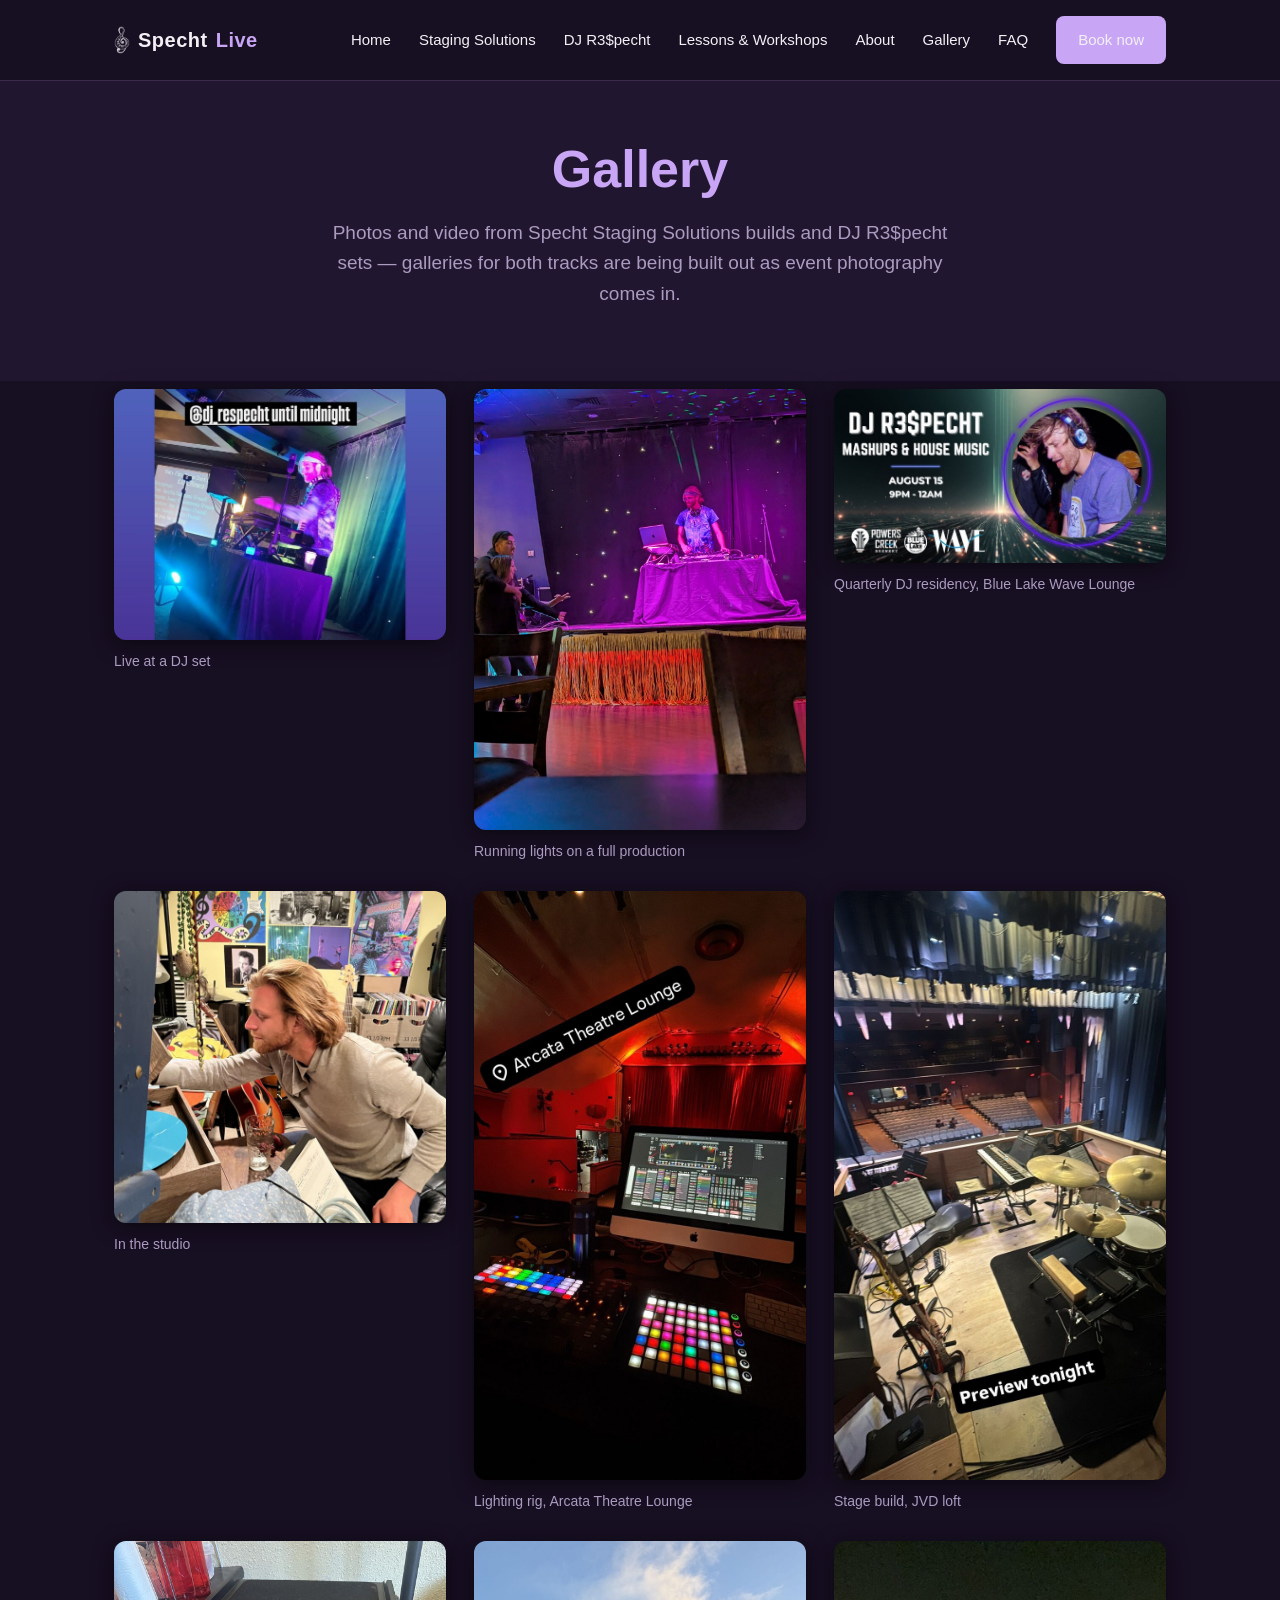
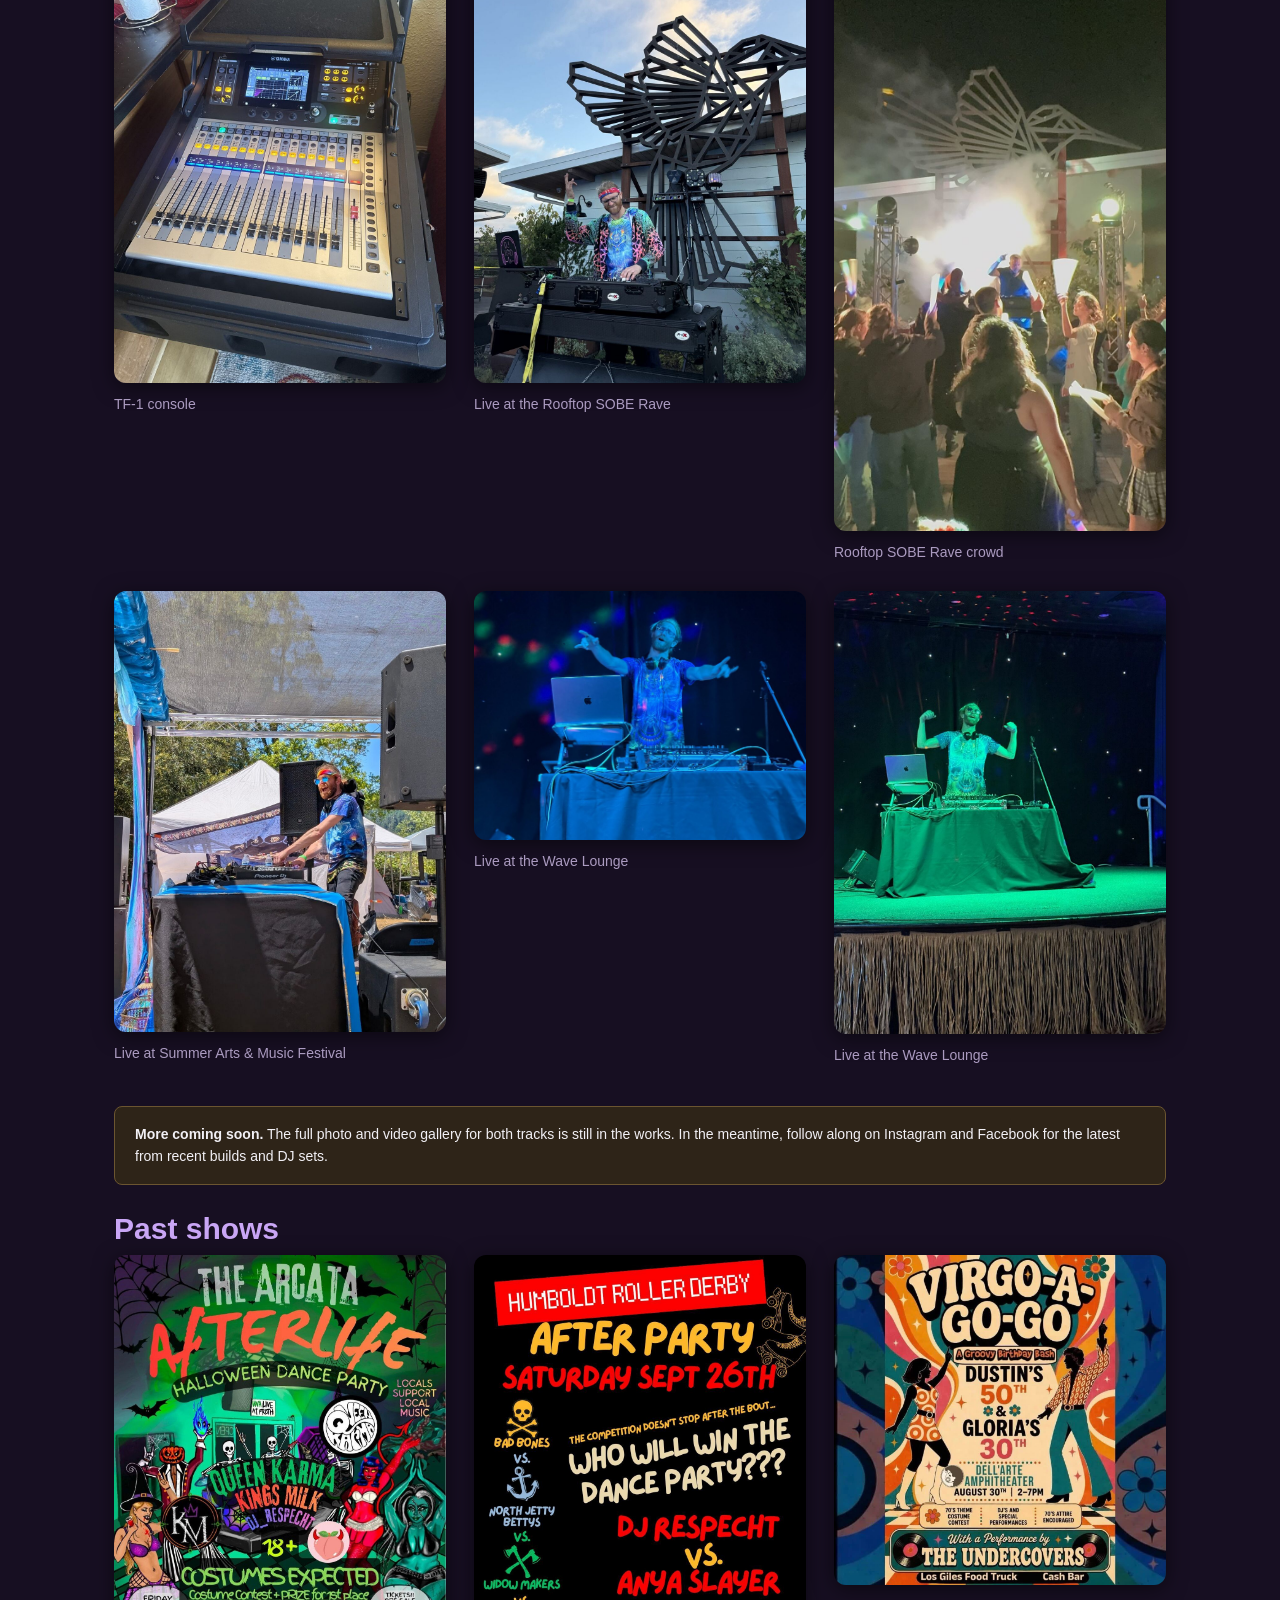
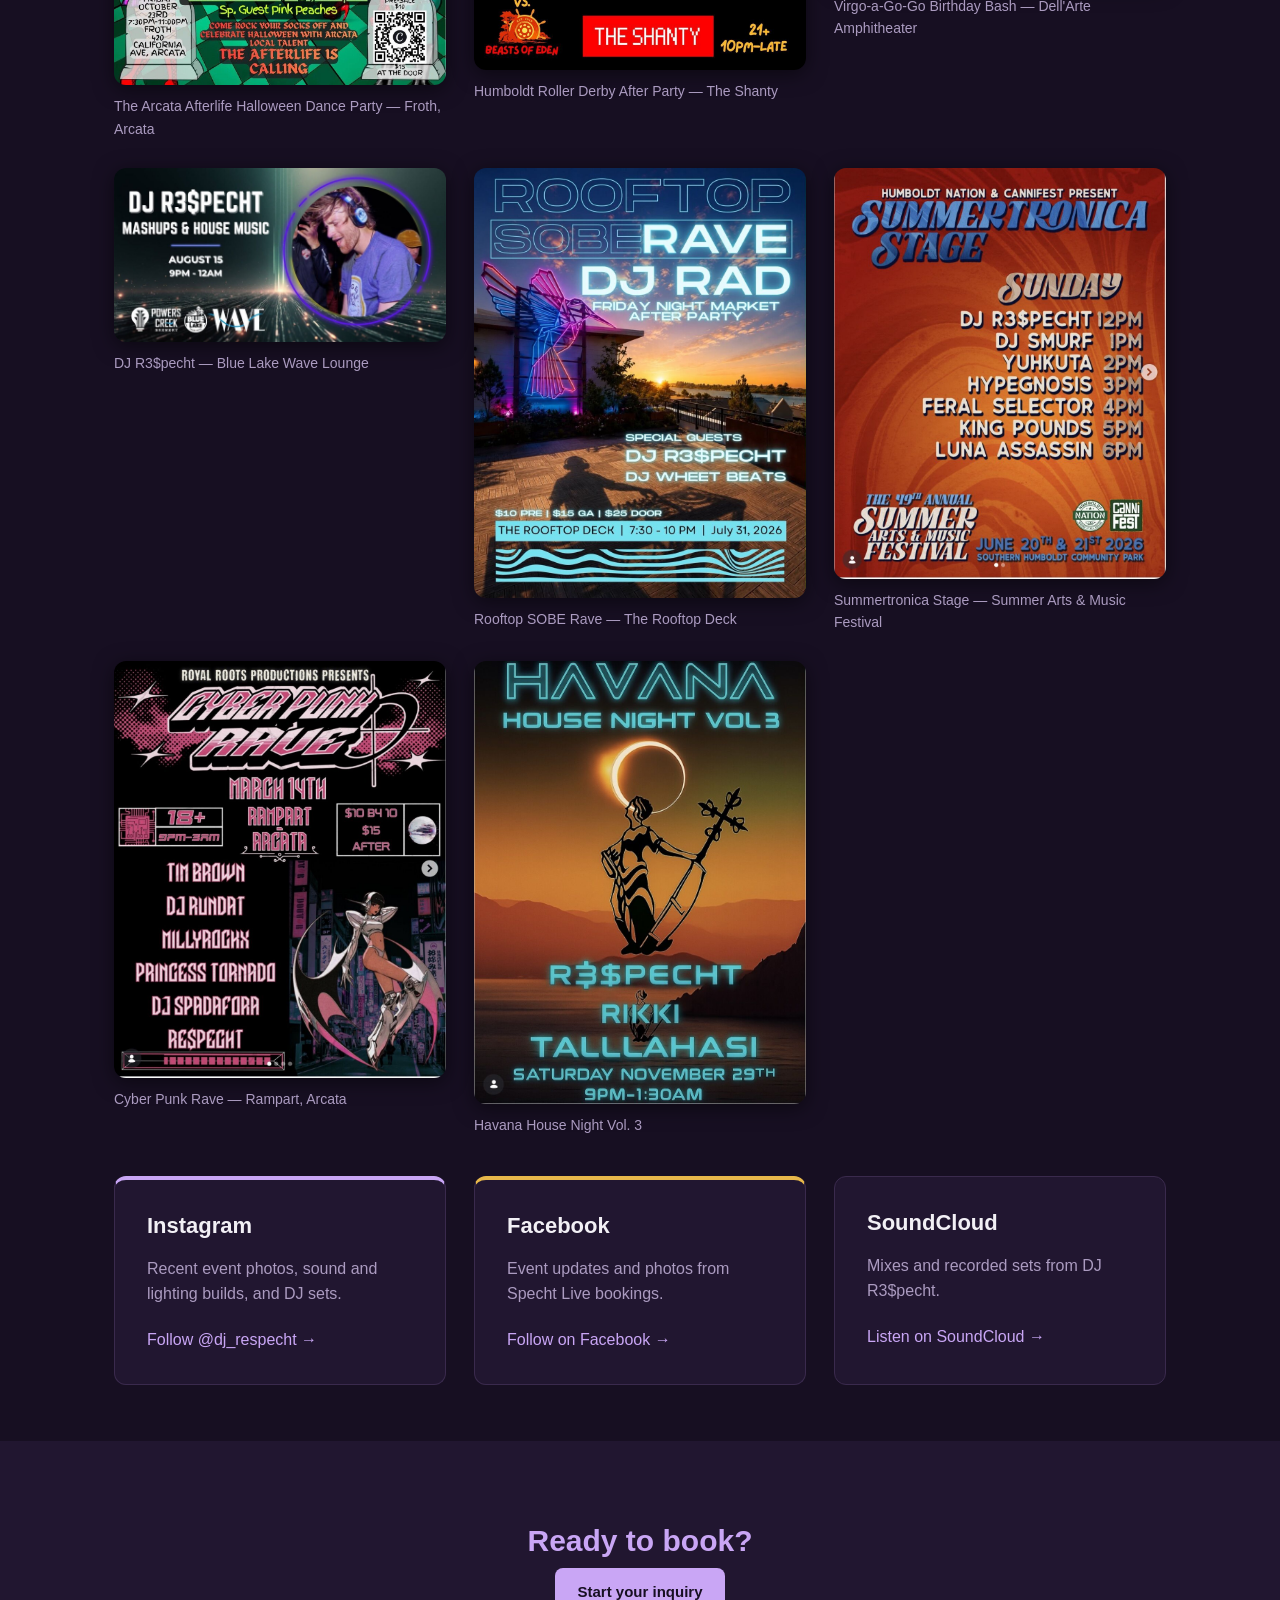
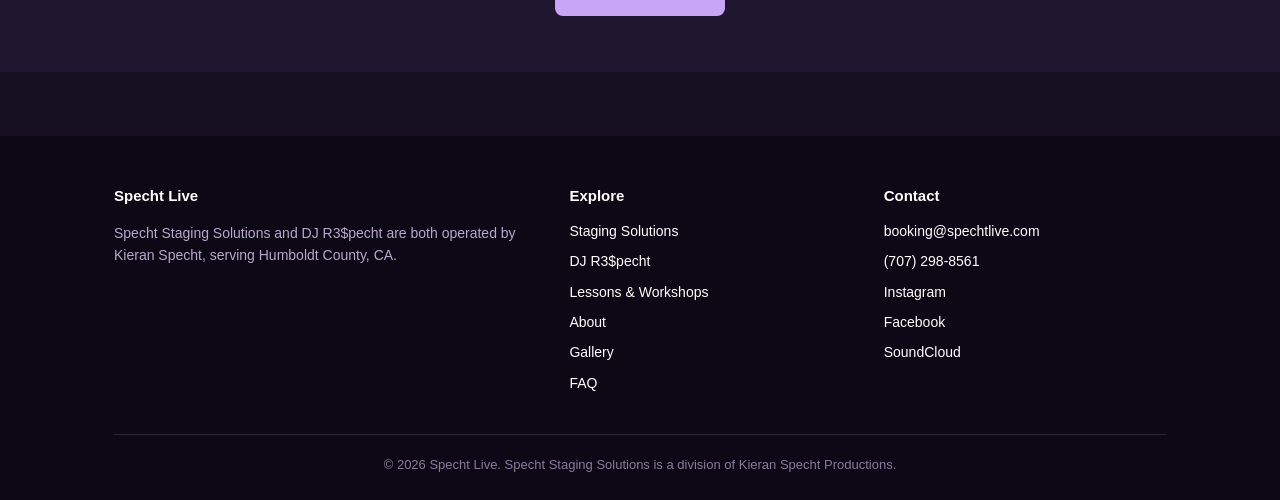
<file: gallery.html>
<!doctype html>
<html lang="en">
<head>
<meta charset="UTF-8">
<meta name="viewport" content="width=device-width, initial-scale=1.0">
<title>Gallery — Specht Live</title>
<meta name="description" content="Photos from Specht Staging Solutions builds and DJ R3$pecht sets, plus flyers from past shows — follow along on Instagram, Facebook and SoundCloud.">
<meta property="og:type" content="website">
<meta property="og:title" content="Gallery — Specht Live">
<meta property="og:description" content="Photos from Specht Staging Solutions builds and DJ R3$pecht sets, plus flyers from past shows.">
<meta property="og:image" content="https://spechtlive.com/img/dj-booth-action.jpg">
<meta property="og:url" content="https://spechtlive.com/gallery.html">
<meta name="twitter:card" content="summary_large_image">
<link rel="stylesheet" href="css/style.css">
<link rel="icon" type="image/png" href="img/treble-clef-mark-black.png">
</head>
<body>

<header class="site-header">
  <div class="nav-wrap">
    <a href="index.html" class="logo"><img src="img/treble-clef-mark.png" alt="" class="logo-mark">Specht<span>Live</span></a>
    <button class="nav-toggle" aria-label="Toggle navigation">&#9776;</button>
    <ul class="nav-links">
      <li><a href="index.html">Home</a></li>
      <li><a href="specht-staging-solutions.html">Staging Solutions</a></li>
      <li><a href="dj-respecht.html">DJ R3$pecht</a></li>
      <li><a href="lessons.html">Lessons &amp; Workshops</a></li>
      <li><a href="about.html">About</a></li>
      <li><a href="gallery.html">Gallery</a></li>
      <li><a href="faq.html">FAQ</a></li>
      <li><a href="book.html" class="btn btn-primary">Book now</a></li>
    </ul>
  </div>
</header>

<section class="hero" style="padding:56px 0 40px;">
  <div class="container">
    <h1>Gallery</h1>
    <p class="lead">Photos and video from Specht Staging Solutions builds and DJ R3$pecht sets — galleries for both tracks are being built out as event photography comes in.</p>
  </div>
</section>

<section style="padding-top:0;">
  <div class="container">
    <div class="gallery-grid">
      <figure>
        <img src="img/dj-booth-action.jpg" alt="DJ R3$pecht performing under colorful stage lighting" class="photo-rounded">
        <figcaption>Live at a DJ set</figcaption>
      </figure>
      <figure>
        <img src="img/lighting-console.jpg" alt="Kieran Specht running a lighting console during a show, dance floor visible in the background" class="photo-rounded">
        <figcaption>Running lights on a full production</figcaption>
      </figure>
      <figure>
        <img src="img/wave-lounge-aug15-flyer.jpg" alt="DJ R3$pecht — Mashups &amp; House Music, August 15, 9PM–12AM, Blue Lake Wave Lounge at Powers Creek Brewery" class="photo-rounded">
        <figcaption>Quarterly DJ residency, Blue Lake Wave Lounge</figcaption>
      </figure>
      <figure>
        <img loading="lazy" src="img/kieran-studio.jpg" alt="Kieran Specht in his home music studio, surrounded by guitars, vinyl records, and show posters" class="photo-rounded">
        <figcaption>In the studio</figcaption>
      </figure>
      <figure>
        <img loading="lazy" src="img/atl-lighting.jpg" alt="Colorful launchpad and lighting controller detail at the Arcata Theatre Lounge" class="photo-rounded">
        <figcaption>Lighting rig, Arcata Theatre Lounge</figcaption>
      </figure>
      <figure>
        <img loading="lazy" src="img/batboy-loft-setup.jpg" alt="Empty stage setup with instruments at a loft venue, preview lighting" class="photo-rounded">
        <figcaption>Stage build, JVD loft</figcaption>
      </figure>
      <figure>
        <img loading="lazy" src="img/tf1-console.jpg" alt="Yamaha TF-1 mixing console detail shot" class="photo-rounded">
        <figcaption>TF-1 console</figcaption>
      </figure>
      <figure>
        <img loading="lazy" src="img/rooftop-dj-action.jpg" alt="DJ R3$pecht performing at the Rooftop SOBE Rave, colorful outfit, hummingbird sculpture backdrop" class="photo-rounded">
        <figcaption>Live at the Rooftop SOBE Rave</figcaption>
      </figure>
      <figure>
        <img loading="lazy" src="img/rooftop-crowd-energy.jpg" alt="Crowd with glow sticks and smoke effects at the Rooftop SOBE Rave" class="photo-rounded">
        <figcaption>Rooftop SOBE Rave crowd</figcaption>
      </figure>
      <figure>
        <img loading="lazy" src="img/summerarts-live-action.jpg" alt="DJ R3$pecht performing an outdoor stage set at Summer Arts & Music Festival" class="photo-rounded">
        <figcaption>Live at Summer Arts &amp; Music Festival</figcaption>
      </figure>
      <figure>
        <img loading="lazy" src="img/wave-live-action.jpg" alt="DJ R3$pecht performing at the Blue Lake Wave Lounge under blue stage lighting" class="photo-rounded">
        <figcaption>Live at the Wave Lounge</figcaption>
      </figure>
      <figure>
        <img loading="lazy" src="img/wave-live-action-2.jpg" alt="DJ R3$pecht performing at the Blue Lake Wave Lounge under green stage lighting" class="photo-rounded">
        <figcaption>Live at the Wave Lounge</figcaption>
      </figure>
    </div>

    <div class="callout">
      <strong>More coming soon.</strong> The full photo and video gallery for both tracks is still in the works. In the meantime, follow along on Instagram and Facebook for the latest from recent builds and DJ sets.
    </div>

    <h2 class="section-title">Past shows</h2>
    <div class="gallery-grid">
      <figure>
        <img loading="lazy" src="img/flyer-arcata-afterlife-halloween.jpg" alt="The Arcata Afterlife Halloween Dance Party, Friday October 23rd, Queen Karma, Kings Milk, DJ_Respecht, Froth, 420 California Ave Arcata, 18+" class="photo-rounded">
        <figcaption>The Arcata Afterlife Halloween Dance Party &mdash; Froth, Arcata</figcaption>
      </figure>
      <figure>
        <img loading="lazy" src="img/flyer-roller-derby-afterparty.jpg" alt="Humboldt Roller Derby After Party, Saturday Sept 26th, DJ R3$pecht vs. Anya Slayer, The Shanty, 21+, 10PM-late" class="photo-rounded">
        <figcaption>Humboldt Roller Derby After Party &mdash; The Shanty</figcaption>
      </figure>
      <figure>
        <img loading="lazy" src="img/flyer-virgo-a-go-go.jpg" alt="Virgo-a-Go-Go, a Groovy Birthday Bash for Dustin's 50th and Gloria's 30th, Dell'Arte Amphitheater, August 30th 2–7PM, DJ's and special performances, performance by The Undercovers" class="photo-rounded">
        <figcaption>Virgo-a-Go-Go Birthday Bash &mdash; Dell'Arte Amphitheater</figcaption>
      </figure>
      <figure>
        <img loading="lazy" src="img/wave-lounge-aug15-flyer.jpg" alt="DJ R3$pecht — Mashups &amp; House Music, August 15, 9PM–12AM, Blue Lake Wave Lounge at Powers Creek Brewery" class="photo-rounded">
        <figcaption>DJ R3$pecht &mdash; Blue Lake Wave Lounge</figcaption>
      </figure>
      <figure>
        <img loading="lazy" src="img/flyer-rooftop-sobe-rave.jpg" alt="Rooftop SOBE Rave, DJ Rad, special guests DJ R3$pecht and DJ Wheet Beats, Friday Night Market After Party, The Rooftop Deck, 7:30–10PM, July 31, 2026" class="photo-rounded">
        <figcaption>Rooftop SOBE Rave &mdash; The Rooftop Deck</figcaption>
      </figure>
      <figure>
        <img loading="lazy" src="img/flyer-summertronica-stage.jpg" alt="Summertronica Stage at the 49th Annual Summer Arts &amp; Music Festival, DJ R3$pecht, June 20&ndash;21, Southern Humboldt Community Park" class="photo-rounded">
        <figcaption>Summertronica Stage &mdash; Summer Arts &amp; Music Festival</figcaption>
      </figure>
      <figure>
        <img loading="lazy" src="img/flyer-cyberpunk-rave.jpg" alt="Cyber Punk Rave at Rampart Arcata, DJ R3$pecht on the lineup, March 14th" class="photo-rounded">
        <figcaption>Cyber Punk Rave &mdash; Rampart, Arcata</figcaption>
      </figure>
      <figure>
        <img loading="lazy" src="img/flyer-havana-house-night.jpg" alt="Havana House Night Vol. 3, DJ R3$pecht, Saturday November 29th" class="photo-rounded">
        <figcaption>Havana House Night Vol. 3</figcaption>
      </figure>
    </div>

    <div class="track-grid">
      <div class="track-card staging">
        <h3>Instagram</h3>
        <p>Recent event photos, sound and lighting builds, and DJ sets.</p>
        <a href="https://www.instagram.com/dj_respecht/" target="_blank" rel="noopener">Follow @dj_respecht &rarr;</a>
      </div>
      <div class="track-card dj">
        <h3>Facebook</h3>
        <p>Event updates and photos from Specht Live bookings.</p>
        <a href="https://www.facebook.com/katbff" target="_blank" rel="noopener">Follow on Facebook &rarr;</a>
      </div>
      <div class="track-card">
        <h3>SoundCloud</h3>
        <p>Mixes and recorded sets from DJ R3$pecht.</p>
        <a href="https://soundcloud.com/spechtlive" target="_blank" rel="noopener">Listen on SoundCloud &rarr;</a>
      </div>
    </div>
  </div>
</section>

<section class="alt" style="text-align:center;">
  <div class="container">
    <h2 class="section-title">Ready to book?</h2>
    <a href="book.html" class="btn btn-primary">Start your inquiry</a>
  </div>
</section>

<footer class="site-footer">
  <div class="container">
    <div class="footer-grid">
      <div>
        <h4>Specht Live</h4>
        <p style="font-size:14px; color:#b8a8cc;">Specht Staging Solutions and DJ R3$pecht are both operated by Kieran Specht, serving Humboldt County, CA.</p>
      </div>
      <div>
        <h4>Explore</h4>
        <ul>
          <li><a href="specht-staging-solutions.html">Staging Solutions</a></li>
          <li><a href="dj-respecht.html">DJ R3$pecht</a></li>
          <li><a href="lessons.html">Lessons &amp; Workshops</a></li>
          <li><a href="about.html">About</a></li>
          <li><a href="gallery.html">Gallery</a></li>
          <li><a href="faq.html">FAQ</a></li>
        </ul>
      </div>
      <div>
        <h4>Contact</h4>
        <ul>
          <li><a href="mailto:booking@spechtlive.com">booking@spechtlive.com</a></li>
          <li><a href="tel:+17072988561">(707) 298-8561</a></li>
          <li><a href="https://www.instagram.com/dj_respecht/" target="_blank" rel="noopener">Instagram</a></li>
          <li><a href="https://www.facebook.com/katbff" target="_blank" rel="noopener">Facebook</a></li>
          <li><a href="https://soundcloud.com/spechtlive" target="_blank" rel="noopener">SoundCloud</a></li>
        </ul>
      </div>
    </div>
    <div class="footer-bottom">&copy; 2026 Specht Live. Specht Staging Solutions is a division of Kieran Specht Productions.</div>
  </div>
</footer>

<script src="js/main.js"></script>
</body>
</html>
</file>
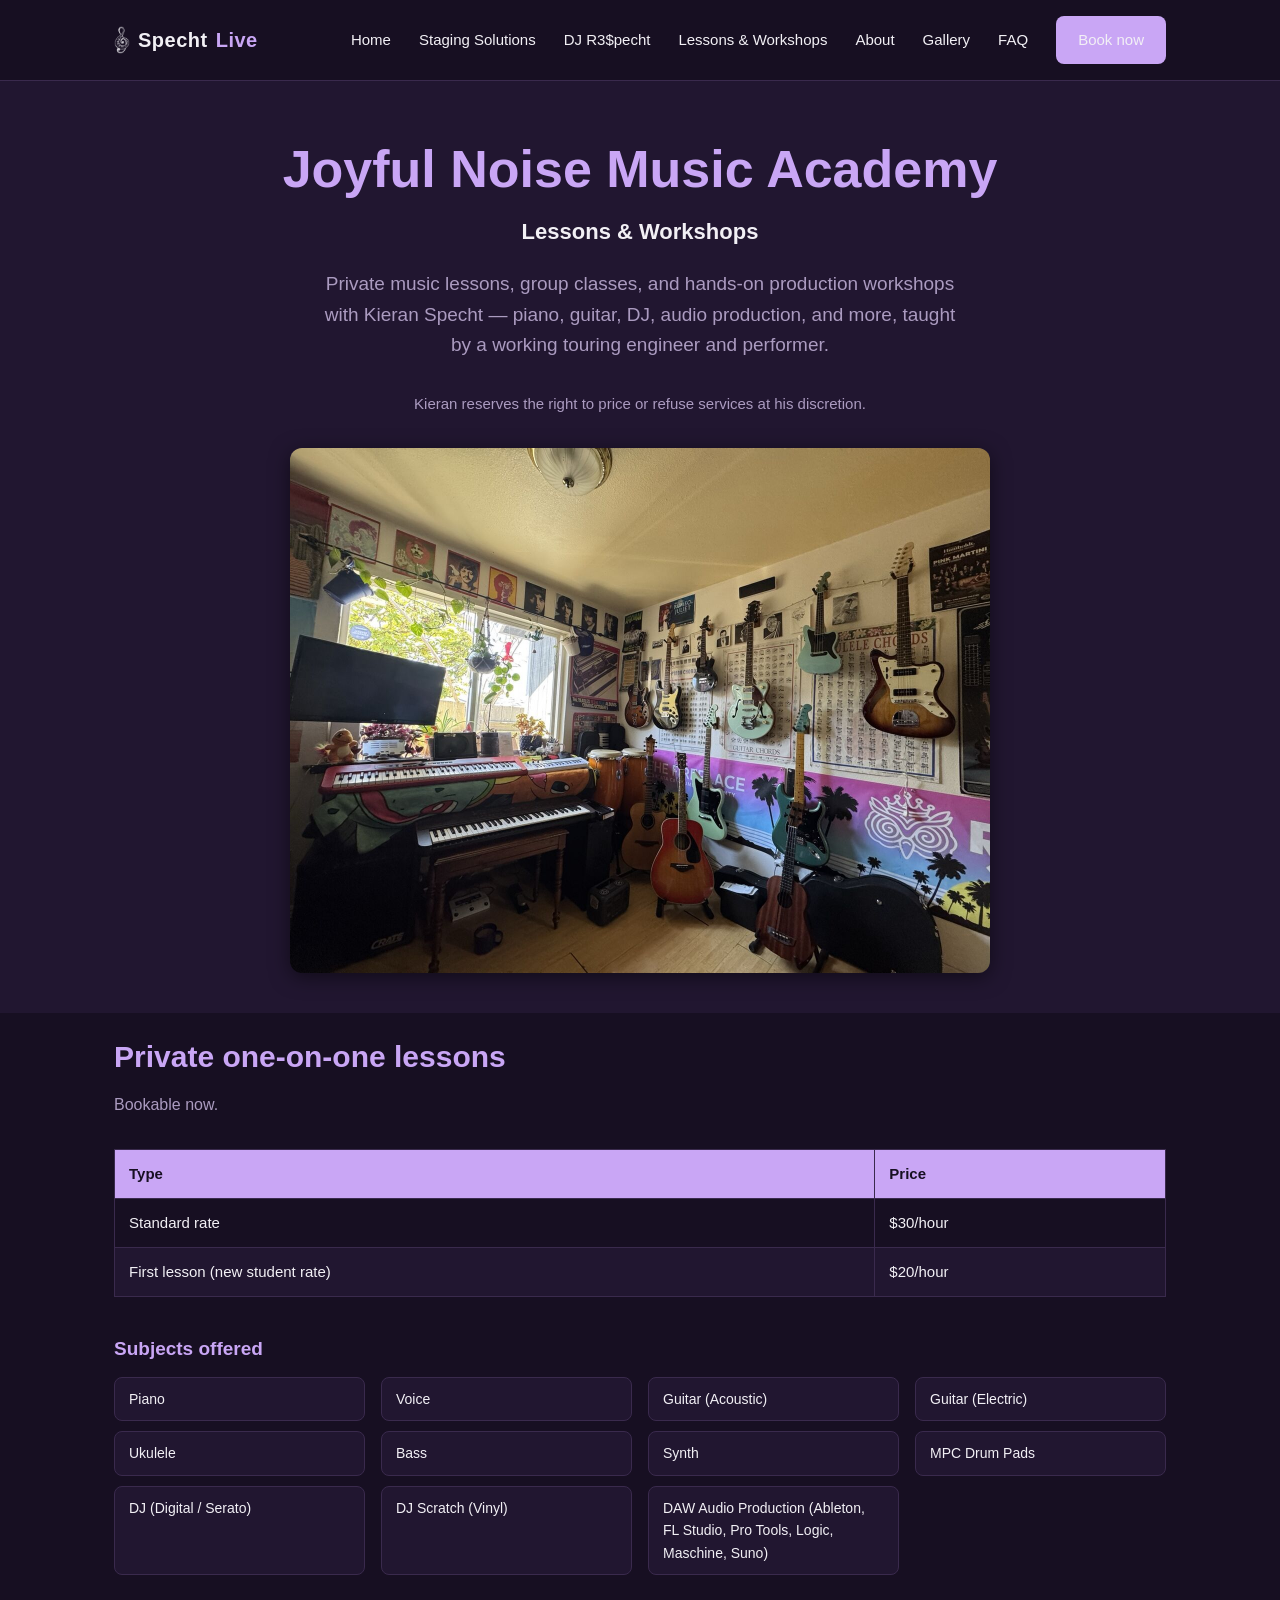
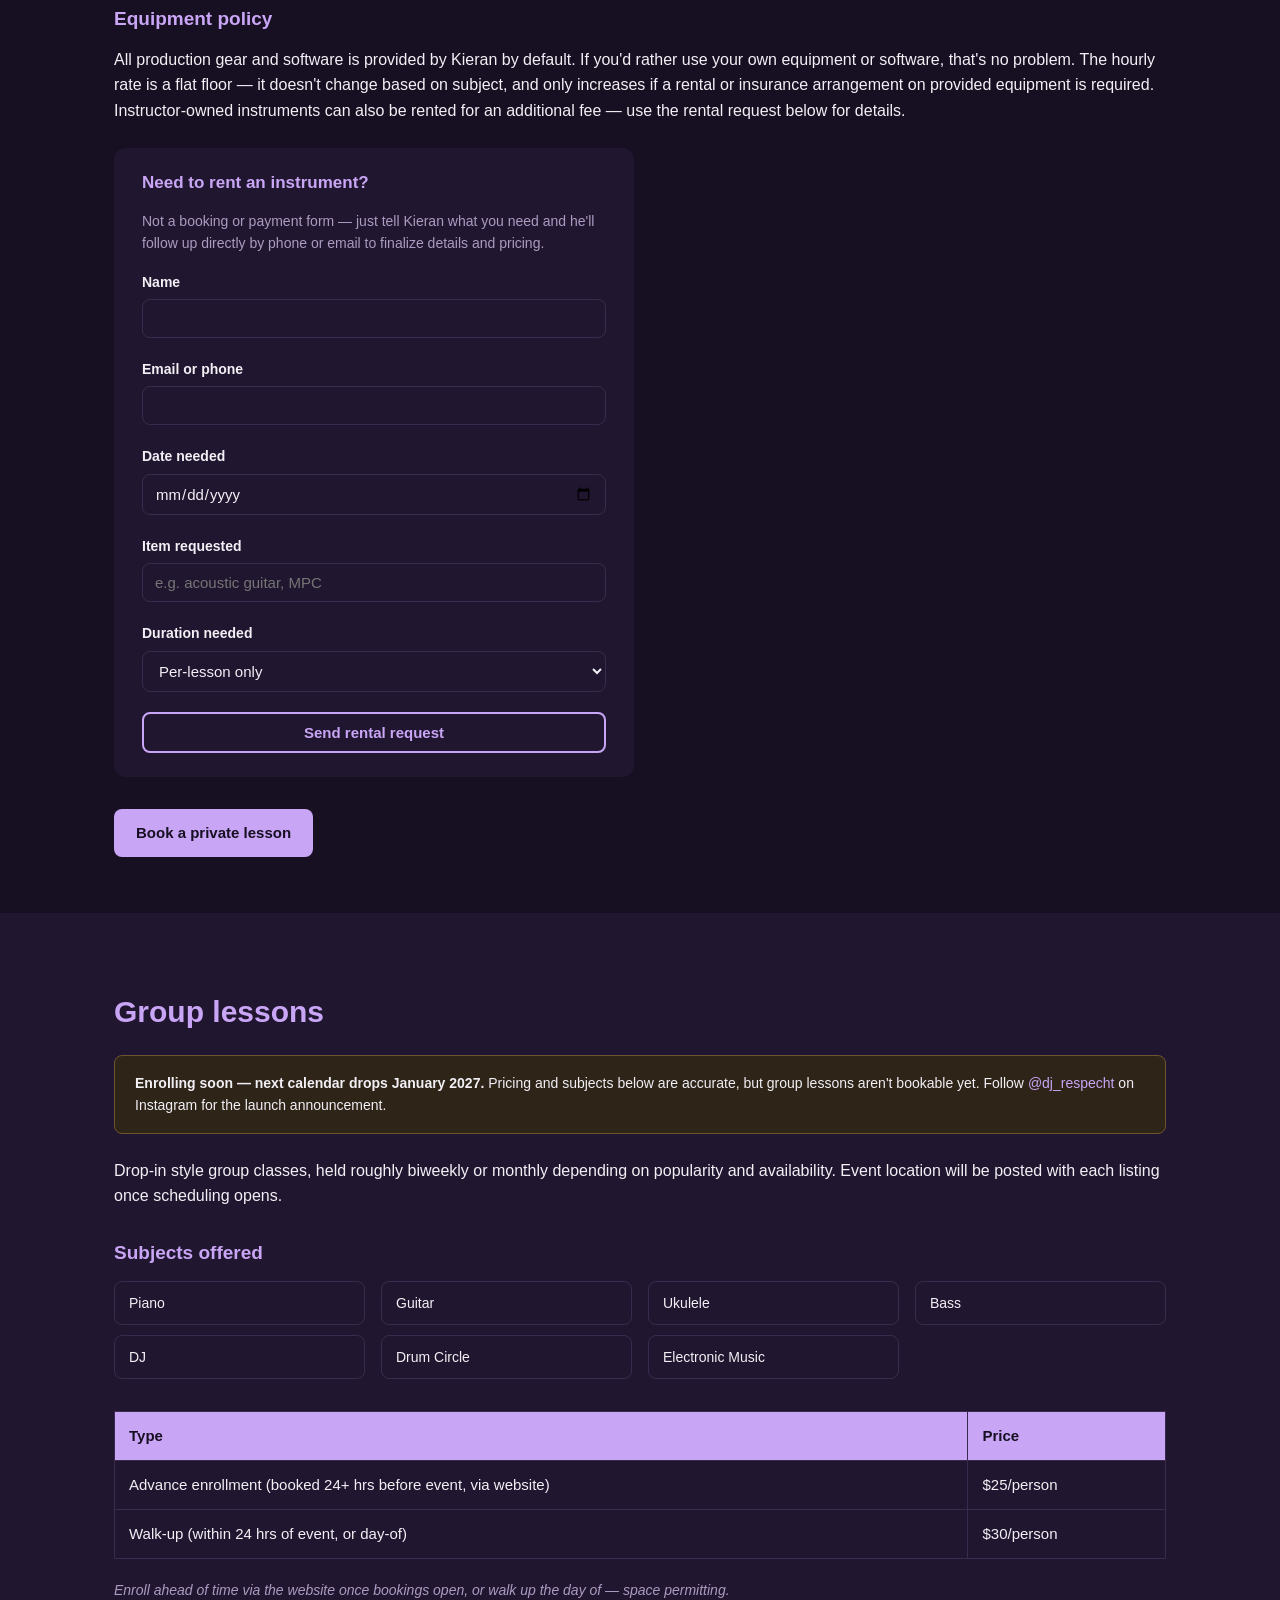
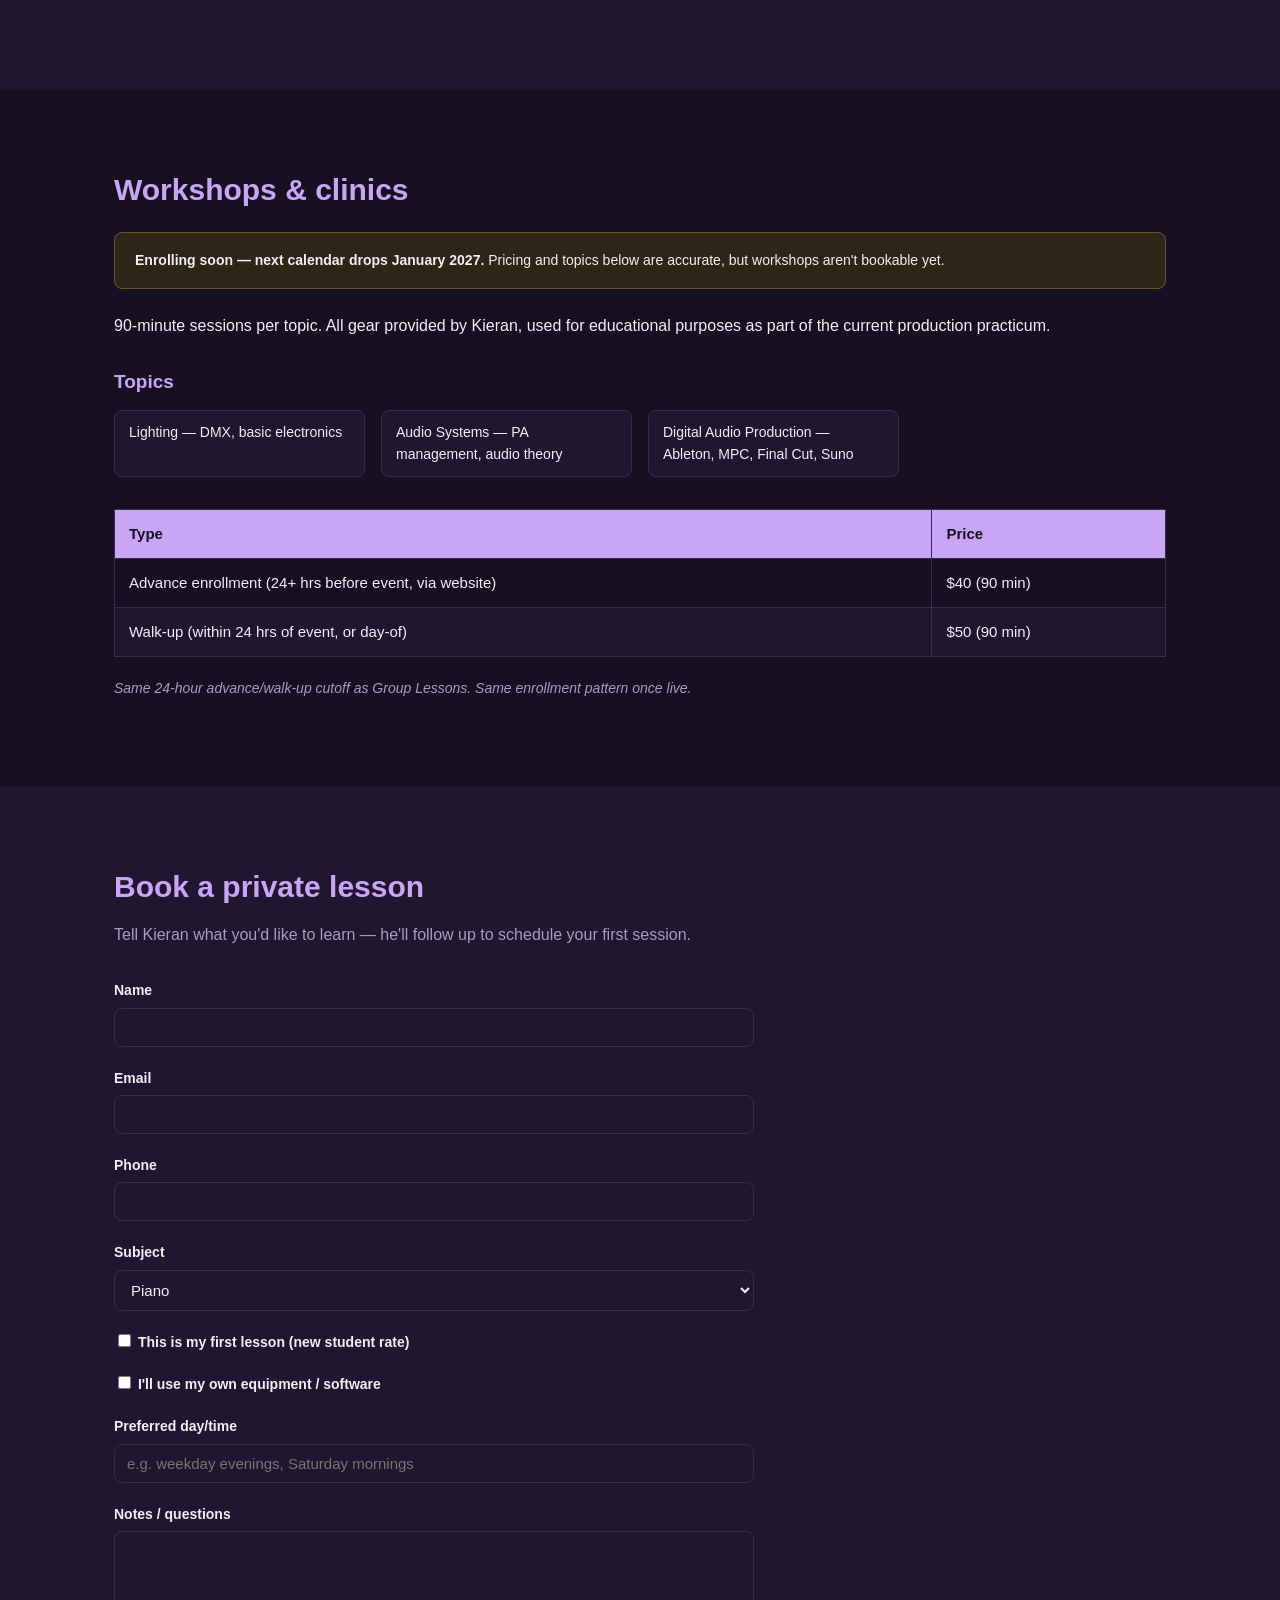
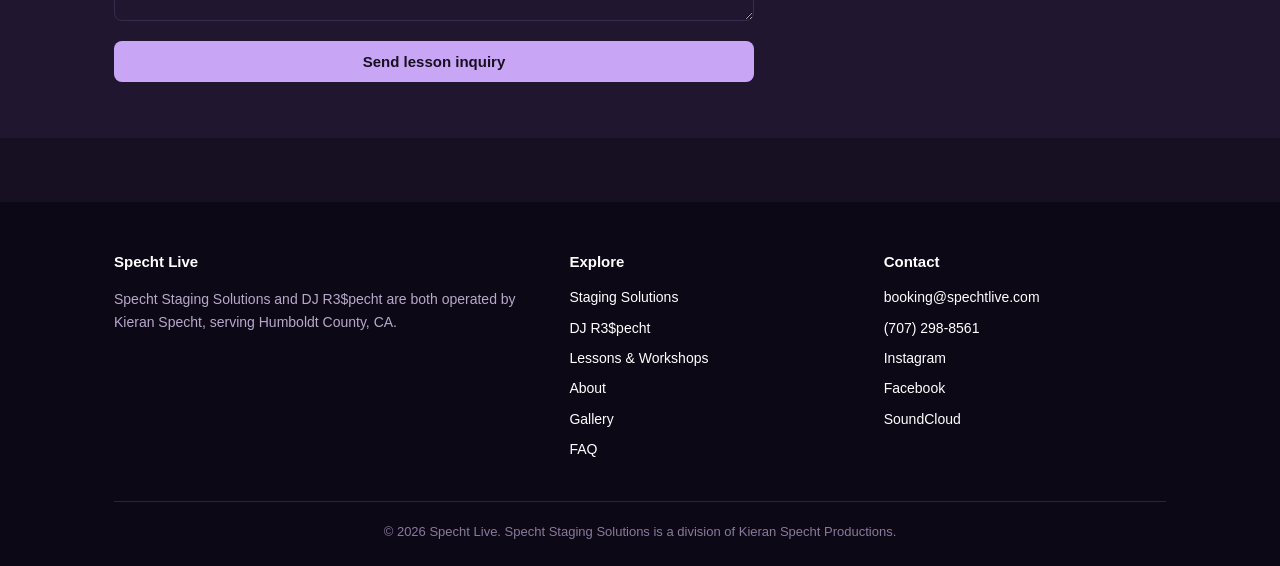
<file: lessons.html>
<!doctype html>
<html lang="en">
<head>
<meta charset="UTF-8">
<meta name="viewport" content="width=device-width, initial-scale=1.0">
<title>Joyful Noise Music Academy — Lessons &amp; Workshops | Specht Live</title>
<meta name="description" content="Joyful Noise Music Academy offers private music lessons, group classes, and educational workshops with Kieran Specht — piano, guitar, DJ, audio production, and more in Humboldt County, CA.">
<meta property="og:type" content="website">
<meta property="og:title" content="Joyful Noise Music Academy — Lessons &amp; Workshops | Specht Live">
<meta property="og:description" content="Joyful Noise Music Academy: private music lessons, group classes, and educational workshops with Kieran Specht in Humboldt County, CA.">
<meta property="og:image" content="https://spechtlive.com/img/music-room.jpg">
<meta property="og:url" content="https://spechtlive.com/lessons.html">
<meta name="twitter:card" content="summary_large_image">
<link rel="stylesheet" href="css/style.css">
<link rel="icon" type="image/png" href="img/treble-clef-mark-black.png">
</head>
<body>

<header class="site-header">
  <div class="nav-wrap">
    <a href="index.html" class="logo"><img src="img/treble-clef-mark.png" alt="" class="logo-mark">Specht<span>Live</span></a>
    <button class="nav-toggle" aria-label="Toggle navigation">&#9776;</button>
    <ul class="nav-links">
      <li><a href="index.html">Home</a></li>
      <li><a href="specht-staging-solutions.html">Staging Solutions</a></li>
      <li><a href="dj-respecht.html">DJ R3$pecht</a></li>
      <li><a href="lessons.html">Lessons &amp; Workshops</a></li>
      <li><a href="about.html">About</a></li>
      <li><a href="gallery.html">Gallery</a></li>
      <li><a href="faq.html">FAQ</a></li>
      <li><a href="book.html" class="btn btn-primary">Book now</a></li>
    </ul>
  </div>
</header>

<section class="hero" style="padding:56px 0 40px;">
  <div class="container">
    <h1>Joyful Noise Music Academy</h1>
    <p style="font-size:22px; font-weight:600; color:var(--ink); margin:-4px 0 20px;">Lessons &amp; Workshops</p>
    <p class="lead">Private music lessons, group classes, and hands-on production workshops with Kieran Specht — piano, guitar, DJ, audio production, and more, taught by a working touring engineer and performer.</p>
    <p class="lead" style="font-size:15px;">Kieran reserves the right to price or refuse services at his discretion.</p>
    <img src="img/music-room.jpg" alt="Kieran Specht's home music studio, walls lined with guitars, a piano, chord charts, and show posters" class="photo-rounded" style="max-width:700px; margin:24px auto 0;">
  </div>
</section>

<section style="padding-top:0;">
  <div class="container">
    <h2 class="section-title">Private one-on-one lessons</h2>
    <p class="section-sub">Bookable now.</p>
    <table class="pricing-table">
      <thead><tr><th>Type</th><th>Price</th></tr></thead>
      <tbody>
        <tr><td>Standard rate</td><td>$30/hour</td></tr>
        <tr><td>First lesson (new student rate)</td><td>$20/hour</td></tr>
      </tbody>
    </table>

    <h3 style="color:var(--navy); font-size:19px; margin:32px 0 4px;">Subjects offered</h3>
    <ul class="subject-grid">
      <li>Piano</li>
      <li>Voice</li>
      <li>Guitar (Acoustic)</li>
      <li>Guitar (Electric)</li>
      <li>Ukulele</li>
      <li>Bass</li>
      <li>Synth</li>
      <li>MPC Drum Pads</li>
      <li>DJ (Digital / Serato)</li>
      <li>DJ Scratch (Vinyl)</li>
      <li>DAW Audio Production (Ableton, FL Studio, Pro Tools, Logic, Maschine, Suno)</li>
    </ul>

    <h3 style="color:var(--navy); font-size:19px; margin:32px 0 4px;">Equipment policy</h3>
    <p>All production gear and software is provided by Kieran by default. If you'd rather use your own equipment or software, that's no problem. The hourly rate is a flat floor — it doesn't change based on subject, and only increases if a rental or insurance arrangement on provided equipment is required. Instructor-owned instruments can also be rented for an additional fee — use the rental request below for details.</p>

    <div class="sidebar-box" style="margin-top:24px; max-width:520px;">
      <h3>Need to rent an instrument?</h3>
      <p style="color:var(--muted); font-size:14px; margin-bottom:16px;">Not a booking or payment form — just tell Kieran what you need and he'll follow up directly by phone or email to finalize details and pricing.</p>
      <form name="rental-inquiry" method="POST" action="/thanks.html" data-netlify="true" netlify-honeypot="bot-field" class="booking-form">
        <input type="hidden" name="form-name" value="rental-inquiry" />
        <p class="hidden"><label>Don't fill this out if you're human: <input name="bot-field" /></label></p>
        <div class="form-row">
          <label for="rental_name">Name</label>
          <input type="text" id="rental_name" name="name" required>
        </div>
        <div class="form-row">
          <label for="rental_contact">Email or phone</label>
          <input type="text" id="rental_contact" name="contact" required>
        </div>
        <div class="form-row">
          <label for="rental_date">Date needed</label>
          <input type="date" id="rental_date" name="date_needed">
        </div>
        <div class="form-row">
          <label for="rental_item">Item requested</label>
          <input type="text" id="rental_item" name="item" placeholder="e.g. acoustic guitar, MPC">
        </div>
        <div class="form-row">
          <label for="rental_duration">Duration needed</label>
          <select id="rental_duration" name="duration">
            <option>Per-lesson only</option>
            <option>Take-home</option>
            <option>Monthly</option>
          </select>
        </div>
        <button type="submit" class="btn btn-outline">Send rental request</button>
      </form>
    </div>

    <a href="#lesson-inquiry" class="btn btn-primary" style="margin-top:32px;">Book a private lesson</a>
  </div>
</section>

<section class="alt">
  <div class="container">
    <h2 class="section-title">Group lessons</h2>
    <div class="callout">
      <strong>Enrolling soon &mdash; next calendar drops January 2027.</strong> Pricing and subjects below are accurate, but group lessons aren't bookable yet. Follow <a href="https://www.instagram.com/dj_respecht/" target="_blank" rel="noopener">@dj_respecht</a> on Instagram for the launch announcement.
    </div>
    <p>Drop-in style group classes, held roughly biweekly or monthly depending on popularity and availability. Event location will be posted with each listing once scheduling opens.</p>

    <h3 style="color:var(--navy); font-size:19px; margin:32px 0 4px;">Subjects offered</h3>
    <ul class="subject-grid">
      <li>Piano</li>
      <li>Guitar</li>
      <li>Ukulele</li>
      <li>Bass</li>
      <li>DJ</li>
      <li>Drum Circle</li>
      <li>Electronic Music</li>
    </ul>

    <table class="pricing-table">
      <thead><tr><th>Type</th><th>Price</th></tr></thead>
      <tbody>
        <tr><td>Advance enrollment (booked 24+ hrs before event, via website)</td><td>$25/person</td></tr>
        <tr><td>Walk-up (within 24 hrs of event, or day-of)</td><td>$30/person</td></tr>
      </tbody>
    </table>
    <p class="pricing-note">Enroll ahead of time via the website once bookings open, or walk up the day of — space permitting.</p>
  </div>
</section>

<section>
  <div class="container">
    <h2 class="section-title">Workshops &amp; clinics</h2>
    <div class="callout">
      <strong>Enrolling soon &mdash; next calendar drops January 2027.</strong> Pricing and topics below are accurate, but workshops aren't bookable yet.
    </div>
    <p>90-minute sessions per topic. All gear provided by Kieran, used for educational purposes as part of the current production practicum.</p>

    <h3 style="color:var(--navy); font-size:19px; margin:32px 0 4px;">Topics</h3>
    <ul class="subject-grid">
      <li>Lighting &mdash; DMX, basic electronics</li>
      <li>Audio Systems &mdash; PA management, audio theory</li>
      <li>Digital Audio Production &mdash; Ableton, MPC, Final Cut, Suno</li>
    </ul>

    <table class="pricing-table">
      <thead><tr><th>Type</th><th>Price</th></tr></thead>
      <tbody>
        <tr><td>Advance enrollment (24+ hrs before event, via website)</td><td>$40 (90 min)</td></tr>
        <tr><td>Walk-up (within 24 hrs of event, or day-of)</td><td>$50 (90 min)</td></tr>
      </tbody>
    </table>
    <p class="pricing-note">Same 24-hour advance/walk-up cutoff as Group Lessons. Same enrollment pattern once live.</p>
  </div>
</section>

<section class="alt" id="lesson-inquiry">
  <div class="container">
    <h2 class="section-title">Book a private lesson</h2>
    <p class="section-sub">Tell Kieran what you'd like to learn — he'll follow up to schedule your first session.</p>
    <form name="lesson-inquiry" method="POST" action="/thanks.html" data-netlify="true" netlify-honeypot="bot-field" class="booking-form">
      <input type="hidden" name="form-name" value="lesson-inquiry" />
      <p class="hidden"><label>Don't fill this out if you're human: <input name="bot-field" /></label></p>

      <div class="form-row">
        <label for="lesson_name">Name</label>
        <input type="text" id="lesson_name" name="name" required>
      </div>

      <div class="form-row">
        <label for="lesson_email">Email</label>
        <input type="email" id="lesson_email" name="email" required>
      </div>

      <div class="form-row">
        <label for="lesson_phone">Phone</label>
        <input type="tel" id="lesson_phone" name="phone">
      </div>

      <div class="form-row">
        <label for="lesson_subject">Subject</label>
        <select id="lesson_subject" name="subject">
          <option>Piano</option>
          <option>Voice</option>
          <option>Guitar (Acoustic)</option>
          <option>Guitar (Electric)</option>
          <option>Ukulele</option>
          <option>Bass</option>
          <option>Synth</option>
          <option>MPC Drum Pads</option>
          <option>DJ (Digital / Serato)</option>
          <option>DJ Scratch (Vinyl)</option>
          <option>DAW Audio Production</option>
          <option>Other</option>
        </select>
      </div>

      <div class="form-row">
        <label><input type="checkbox" name="first_lesson" value="yes"> This is my first lesson (new student rate)</label>
      </div>

      <div class="form-row">
        <label><input type="checkbox" name="own_equipment" value="yes"> I'll use my own equipment / software</label>
      </div>

      <div class="form-row">
        <label for="lesson_availability">Preferred day/time</label>
        <input type="text" id="lesson_availability" name="availability" placeholder="e.g. weekday evenings, Saturday mornings">
      </div>

      <div class="form-row">
        <label for="lesson_message">Notes / questions</label>
        <textarea id="lesson_message" name="message" rows="4"></textarea>
      </div>

      <button type="submit" class="btn btn-primary">Send lesson inquiry</button>
    </form>
  </div>
</section>

<footer class="site-footer">
  <div class="container">
    <div class="footer-grid">
      <div>
        <h4>Specht Live</h4>
        <p style="font-size:14px; color:#b8a8cc;">Specht Staging Solutions and DJ R3$pecht are both operated by Kieran Specht, serving Humboldt County, CA.</p>
      </div>
      <div>
        <h4>Explore</h4>
        <ul>
          <li><a href="specht-staging-solutions.html">Staging Solutions</a></li>
          <li><a href="dj-respecht.html">DJ R3$pecht</a></li>
          <li><a href="lessons.html">Lessons &amp; Workshops</a></li>
          <li><a href="about.html">About</a></li>
          <li><a href="gallery.html">Gallery</a></li>
          <li><a href="faq.html">FAQ</a></li>
        </ul>
      </div>
      <div>
        <h4>Contact</h4>
        <ul>
          <li><a href="mailto:booking@spechtlive.com">booking@spechtlive.com</a></li>
          <li><a href="tel:+17072988561">(707) 298-8561</a></li>
          <li><a href="https://www.instagram.com/dj_respecht/" target="_blank" rel="noopener">Instagram</a></li>
          <li><a href="https://www.facebook.com/katbff" target="_blank" rel="noopener">Facebook</a></li>
          <li><a href="https://soundcloud.com/spechtlive" target="_blank" rel="noopener">SoundCloud</a></li>
        </ul>
      </div>
    </div>
    <div class="footer-bottom">&copy; 2026 Specht Live. Specht Staging Solutions is a division of Kieran Specht Productions.</div>
  </div>
</footer>

<script src="js/main.js"></script>
</body>
</html>
</file>
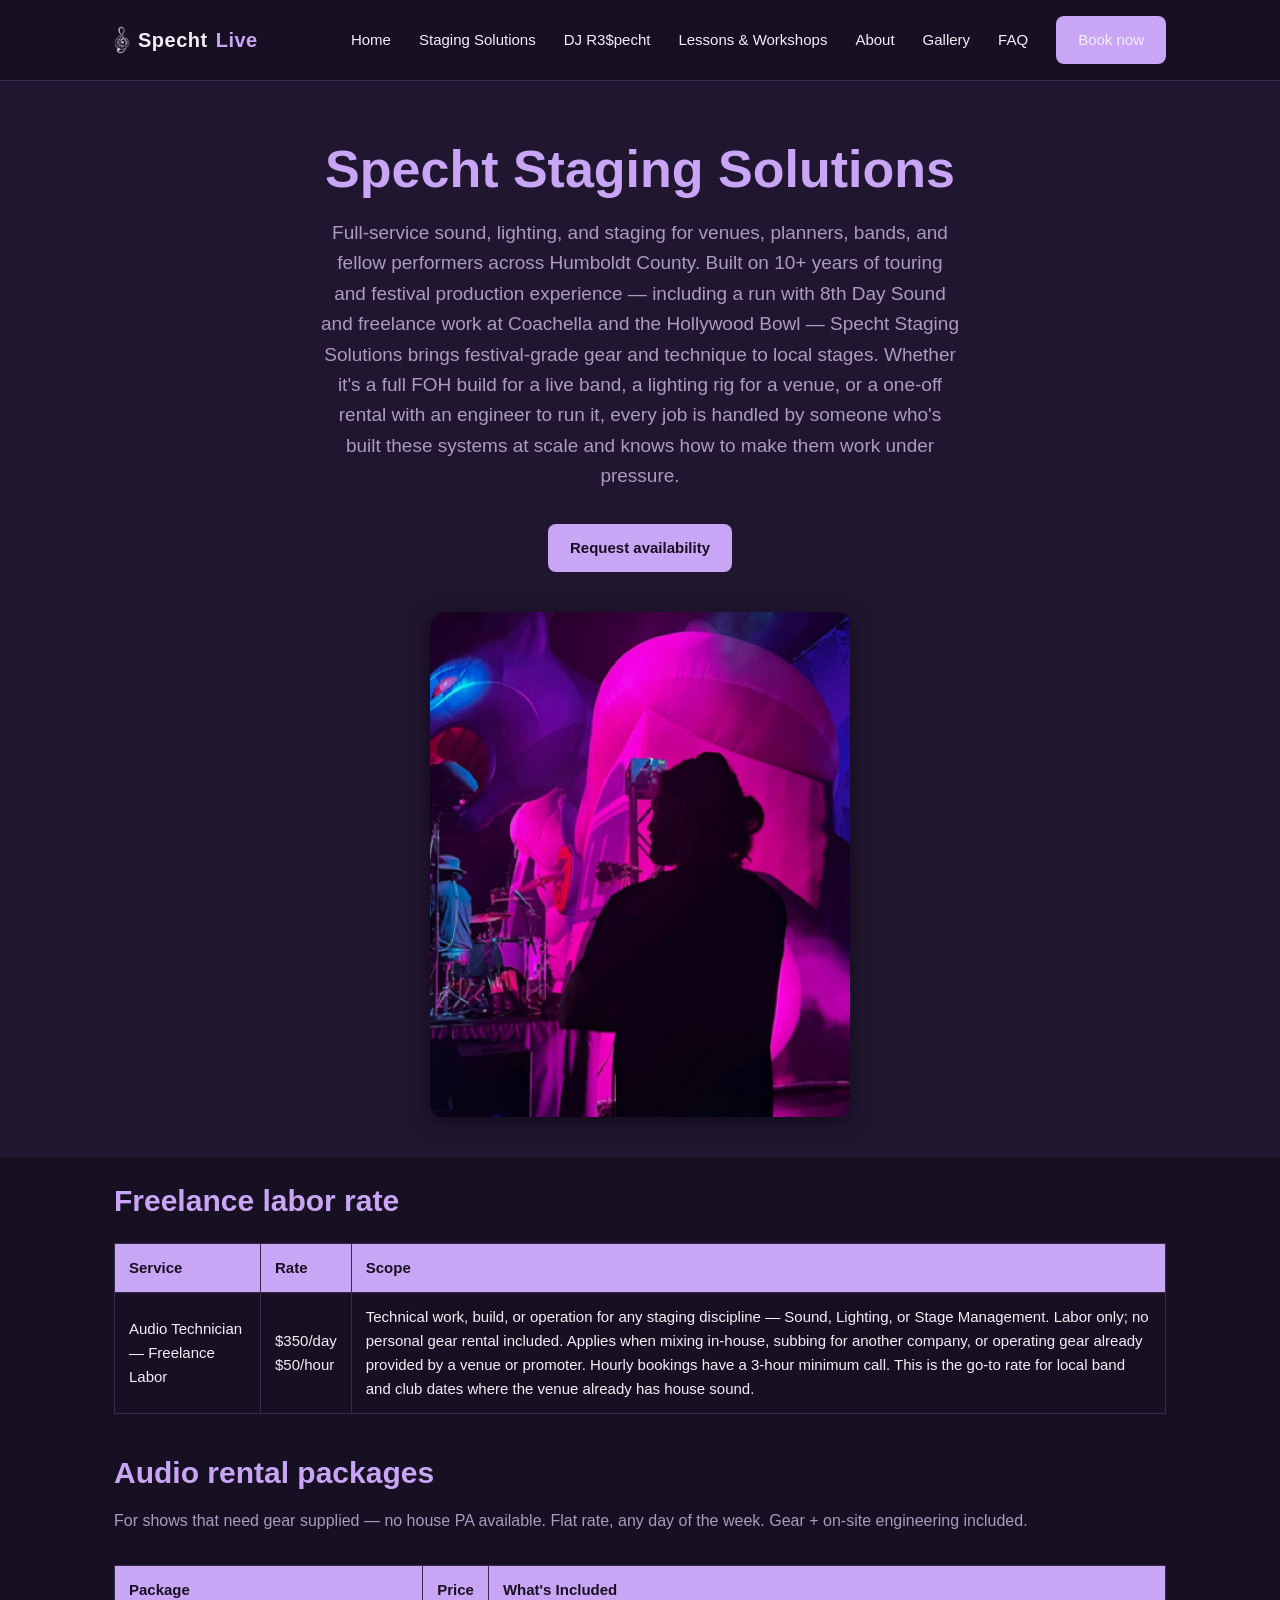
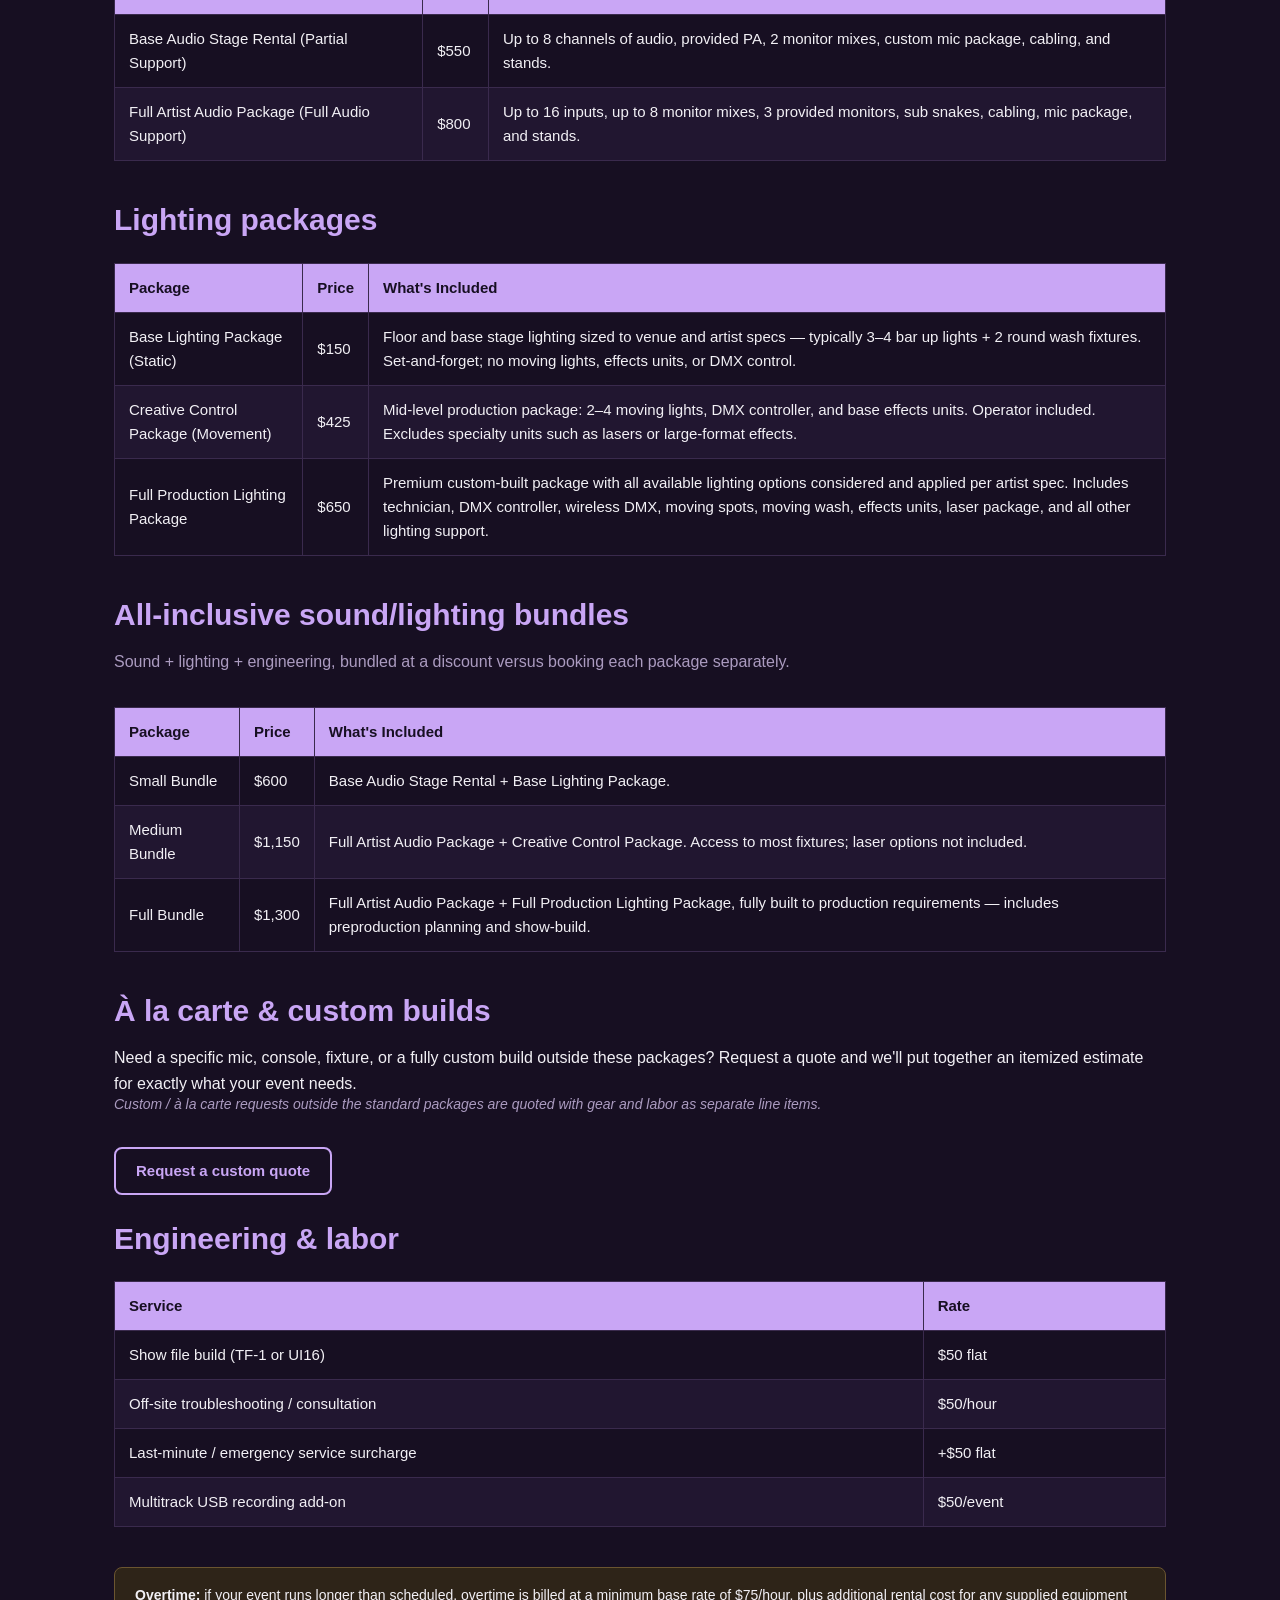
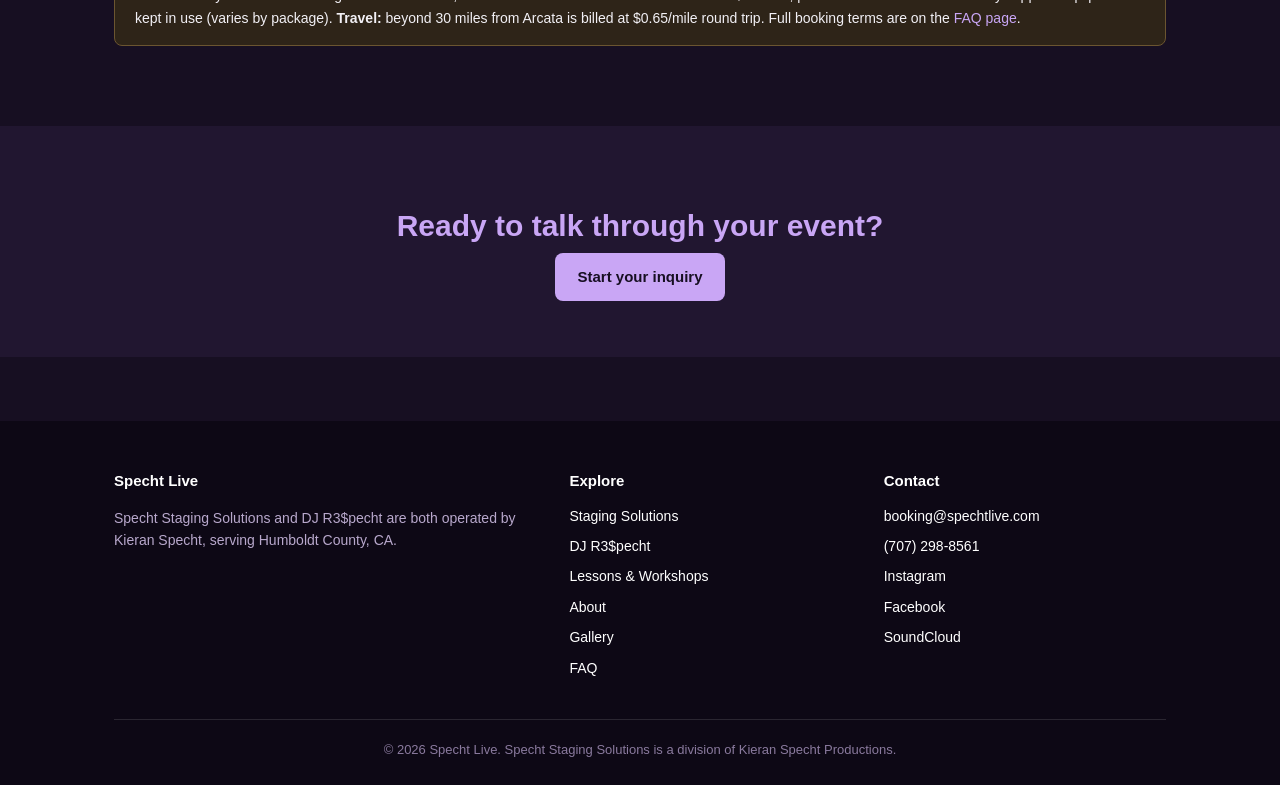
<file: specht-staging-solutions.html>
<!doctype html>
<html lang="en">
<head>
<meta charset="UTF-8">
<meta name="viewport" content="width=device-width, initial-scale=1.0">
<title>Specht Staging Solutions — Sound, Lighting & Staging | Specht Live</title>
<meta name="description" content="Full-service sound, lighting, and staging production and rental for venues, planners, bands, and performers in Humboldt County, CA.">
<meta property="og:type" content="website">
<meta property="og:title" content="Specht Staging Solutions — Sound, Lighting & Staging | Specht Live">
<meta property="og:description" content="Full-service sound, lighting, and staging production and rental for venues, planners, bands, and performers in Humboldt County, CA.">
<meta property="og:image" content="https://spechtlive.com/img/lighting-console.jpg">
<meta property="og:url" content="https://spechtlive.com/specht-staging-solutions.html">
<meta name="twitter:card" content="summary_large_image">
<link rel="stylesheet" href="css/style.css">
<link rel="icon" type="image/png" href="img/treble-clef-mark-black.png">
</head>
<body>

<header class="site-header">
  <div class="nav-wrap">
    <a href="index.html" class="logo"><img src="img/treble-clef-mark.png" alt="" class="logo-mark">Specht<span>Live</span></a>
    <button class="nav-toggle" aria-label="Toggle navigation">&#9776;</button>
    <ul class="nav-links">
      <li><a href="index.html">Home</a></li>
      <li><a href="specht-staging-solutions.html">Staging Solutions</a></li>
      <li><a href="dj-respecht.html">DJ R3$pecht</a></li>
      <li><a href="lessons.html">Lessons &amp; Workshops</a></li>
      <li><a href="about.html">About</a></li>
      <li><a href="gallery.html">Gallery</a></li>
      <li><a href="faq.html">FAQ</a></li>
      <li><a href="book.html" class="btn btn-primary">Book now</a></li>
    </ul>
  </div>
</header>

<section class="hero" style="padding:56px 0 40px;">
  <div class="container">
    <h1>Specht Staging Solutions</h1>
    <p class="lead">Full-service sound, lighting, and staging for venues, planners, bands, and fellow performers across Humboldt County. Built on 10+ years of touring and festival production experience — including a run with 8th Day Sound and freelance work at Coachella and the Hollywood Bowl — Specht Staging Solutions brings festival-grade gear and technique to local stages. Whether it's a full FOH build for a live band, a lighting rig for a venue, or a one-off rental with an engineer to run it, every job is handled by someone who's built these systems at scale and knows how to make them work under pressure.</p>
    <div class="hero-actions">
      <a href="book.html" class="btn btn-primary">Request availability</a>
    </div>
    <img src="img/concert-silhouette.png" alt="Silhouetted performer on stage under purple concert lighting with a large inflatable stage prop" class="photo-rounded" style="max-width:420px; margin:40px auto 0;">
  </div>
</section>

<section style="padding-top:0;">
  <div class="container">
    <h2 class="section-title">Freelance labor rate</h2>
    <table class="pricing-table">
      <thead><tr><th>Service</th><th>Rate</th><th>Scope</th></tr></thead>
      <tbody>
        <tr><td>Audio Technician &mdash; Freelance Labor</td><td>$350/day<br>$50/hour</td><td>Technical work, build, or operation for any staging discipline &mdash; Sound, Lighting, or Stage Management. Labor only; no personal gear rental included. Applies when mixing in-house, subbing for another company, or operating gear already provided by a venue or promoter. Hourly bookings have a 3-hour minimum call. This is the go-to rate for local band and club dates where the venue already has house sound.</td></tr>
      </tbody>
    </table>

    <h2 class="section-title">Audio rental packages</h2>
    <p class="section-sub">For shows that need gear supplied — no house PA available. Flat rate, any day of the week. Gear + on-site engineering included.</p>
    <table class="pricing-table">
      <thead><tr><th>Package</th><th>Price</th><th>What's Included</th></tr></thead>
      <tbody>
        <tr><td>Base Audio Stage Rental (Partial Support)</td><td>$550</td><td>Up to 8 channels of audio, provided PA, 2 monitor mixes, custom mic package, cabling, and stands.</td></tr>
        <tr><td>Full Artist Audio Package (Full Audio Support)</td><td>$800</td><td>Up to 16 inputs, up to 8 monitor mixes, 3 provided monitors, sub snakes, cabling, mic package, and stands.</td></tr>
      </tbody>
    </table>

    <h2 class="section-title">Lighting packages</h2>
    <table class="pricing-table">
      <thead><tr><th>Package</th><th>Price</th><th>What's Included</th></tr></thead>
      <tbody>
        <tr><td>Base Lighting Package (Static)</td><td>$150</td><td>Floor and base stage lighting sized to venue and artist specs &mdash; typically 3&ndash;4 bar up lights + 2 round wash fixtures. Set-and-forget; no moving lights, effects units, or DMX control.</td></tr>
        <tr><td>Creative Control Package (Movement)</td><td>$425</td><td>Mid-level production package: 2&ndash;4 moving lights, DMX controller, and base effects units. Operator included. Excludes specialty units such as lasers or large-format effects.</td></tr>
        <tr><td>Full Production Lighting Package</td><td>$650</td><td>Premium custom-built package with all available lighting options considered and applied per artist spec. Includes technician, DMX controller, wireless DMX, moving spots, moving wash, effects units, laser package, and all other lighting support.</td></tr>
      </tbody>
    </table>

    <h2 class="section-title">All-inclusive sound/lighting bundles</h2>
    <p class="section-sub">Sound + lighting + engineering, bundled at a discount versus booking each package separately.</p>
    <table class="pricing-table">
      <thead><tr><th>Package</th><th>Price</th><th>What's Included</th></tr></thead>
      <tbody>
        <tr><td>Small Bundle</td><td>$600</td><td>Base Audio Stage Rental + Base Lighting Package.</td></tr>
        <tr><td>Medium Bundle</td><td>$1,150</td><td>Full Artist Audio Package + Creative Control Package. Access to most fixtures; laser options not included.</td></tr>
        <tr><td>Full Bundle</td><td>$1,300</td><td>Full Artist Audio Package + Full Production Lighting Package, fully built to production requirements &mdash; includes preproduction planning and show-build.</td></tr>
      </tbody>
    </table>

    <h2 class="section-title">À la carte &amp; custom builds</h2>
    <p>Need a specific mic, console, fixture, or a fully custom build outside these packages? Request a quote and we'll put together an itemized estimate for exactly what your event needs.</p>
    <p class="pricing-note">Custom / à la carte requests outside the standard packages are quoted with gear and labor as separate line items.</p>
    <a href="book.html" class="btn btn-outline">Request a custom quote</a>

    <h2 class="section-title">Engineering &amp; labor</h2>
    <table class="pricing-table">
      <thead><tr><th>Service</th><th>Rate</th></tr></thead>
      <tbody>
        <tr><td>Show file build (TF-1 or UI16)</td><td>$50 flat</td></tr>
        <tr><td>Off-site troubleshooting / consultation</td><td>$50/hour</td></tr>
        <tr><td>Last-minute / emergency service surcharge</td><td>+$50 flat</td></tr>
        <tr><td>Multitrack USB recording add-on</td><td>$50/event</td></tr>
      </tbody>
    </table>

    <div class="callout">
      <strong>Overtime:</strong> if your event runs longer than scheduled, overtime is billed at a minimum base rate of $75/hour, plus additional rental cost for any supplied equipment kept in use (varies by package). <strong>Travel:</strong> beyond 30 miles from Arcata is billed at $0.65/mile round trip. Full booking terms are on the <a href="faq.html">FAQ page</a>.
    </div>
  </div>
</section>

<section class="alt" style="text-align:center;">
  <div class="container">
    <h2 class="section-title">Ready to talk through your event?</h2>
    <a href="book.html" class="btn btn-primary">Start your inquiry</a>
  </div>
</section>

<footer class="site-footer">
  <div class="container">
    <div class="footer-grid">
      <div>
        <h4>Specht Live</h4>
        <p style="font-size:14px; color:#b8a8cc;">Specht Staging Solutions and DJ R3$pecht are both operated by Kieran Specht, serving Humboldt County, CA.</p>
      </div>
      <div>
        <h4>Explore</h4>
        <ul>
          <li><a href="specht-staging-solutions.html">Staging Solutions</a></li>
          <li><a href="dj-respecht.html">DJ R3$pecht</a></li>
          <li><a href="lessons.html">Lessons &amp; Workshops</a></li>
          <li><a href="about.html">About</a></li>
          <li><a href="gallery.html">Gallery</a></li>
          <li><a href="faq.html">FAQ</a></li>
        </ul>
      </div>
      <div>
        <h4>Contact</h4>
        <ul>
          <li><a href="mailto:booking@spechtlive.com">booking@spechtlive.com</a></li>
          <li><a href="tel:+17072988561">(707) 298-8561</a></li>
          <li><a href="https://www.instagram.com/dj_respecht/" target="_blank" rel="noopener">Instagram</a></li>
          <li><a href="https://www.facebook.com/katbff" target="_blank" rel="noopener">Facebook</a></li>
          <li><a href="https://soundcloud.com/spechtlive" target="_blank" rel="noopener">SoundCloud</a></li>
        </ul>
      </div>
    </div>
    <div class="footer-bottom">&copy; 2026 Specht Live. Specht Staging Solutions is a division of Kieran Specht Productions.</div>
  </div>
</footer>

<script src="js/main.js"></script>
</body>
</html>
</file>
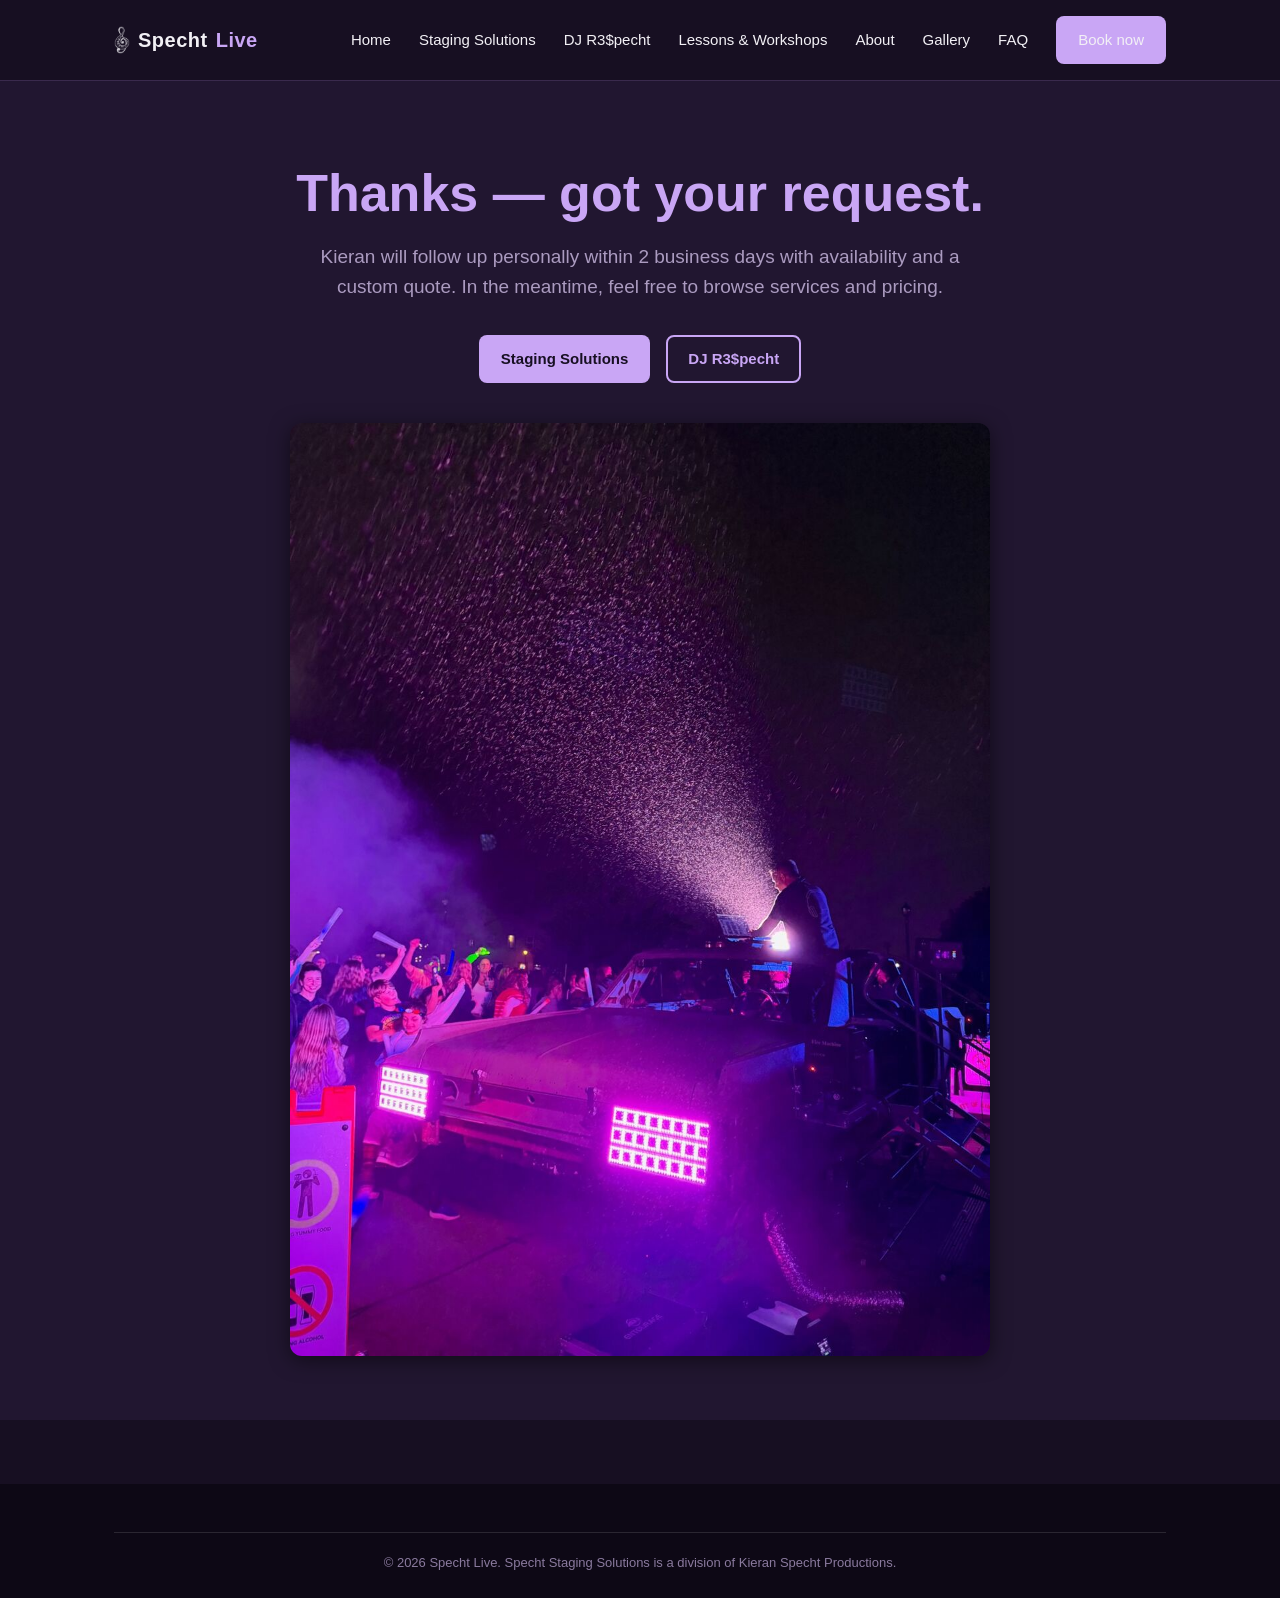
<file: thanks.html>
<!doctype html>
<html lang="en">
<head>
<meta charset="UTF-8">
<meta name="viewport" content="width=device-width, initial-scale=1.0">
<title>Thanks — Specht Live</title>
<link rel="stylesheet" href="css/style.css">
<link rel="icon" type="image/png" href="img/treble-clef-mark-black.png">
</head>
<body>

<header class="site-header">
  <div class="nav-wrap">
    <a href="index.html" class="logo"><img src="img/treble-clef-mark.png" alt="" class="logo-mark">Specht<span>Live</span></a>
    <button class="nav-toggle" aria-label="Toggle navigation">&#9776;</button>
    <ul class="nav-links">
      <li><a href="index.html">Home</a></li>
      <li><a href="specht-staging-solutions.html">Staging Solutions</a></li>
      <li><a href="dj-respecht.html">DJ R3$pecht</a></li>
      <li><a href="lessons.html">Lessons &amp; Workshops</a></li>
      <li><a href="about.html">About</a></li>
      <li><a href="gallery.html">Gallery</a></li>
      <li><a href="faq.html">FAQ</a></li>
      <li><a href="book.html" class="btn btn-primary">Book now</a></li>
    </ul>
  </div>
</header>

<section class="hero">
  <div class="container">
    <h1>Thanks — got your request.</h1>
    <p class="lead">Kieran will follow up personally within 2 business days with availability and a custom quote. In the meantime, feel free to browse services and pricing.</p>
    <div class="hero-actions">
      <a href="specht-staging-solutions.html" class="btn btn-primary">Staging Solutions</a>
      <a href="dj-respecht.html" class="btn btn-outline">DJ R3$pecht</a>
    </div>
    <img src="img/rad-shot.jpg" alt="Kieran Specht running a DJ set from atop a light-rigged car in the rain, purple stage lighting over the crowd" class="photo-rounded" style="max-width:700px; margin:40px auto 0;">
  </div>
</section>

<footer class="site-footer">
  <div class="container">
    <div class="footer-bottom">&copy; 2026 Specht Live. Specht Staging Solutions is a division of Kieran Specht Productions.</div>
  </div>
</footer>

<script src="js/main.js"></script>
</body>
</html>
</file>
<file: css/style.css>
:root {
  --navy: #C9A6F5;
  --navy-dark: #a879e0;
  --teal: #C9A6F5;
  --rust: #E8B84B;
  --ink: #f2f0f5;
  --muted: #ab9bc0;
  --bg: #170f22;
  --bg-alt: #211630;
  --border: #3a2a4d;
  --radius: 8px;
}

* { box-sizing: border-box; }
html { scroll-behavior: smooth; }
body {
  margin: 0;
  font-family: -apple-system, BlinkMacSystemFont, "Segoe UI", Helvetica, Arial, sans-serif;
  color: var(--ink);
  background: var(--bg);
  line-height: 1.6;
}
img { max-width: 100%; display: block; }
a { color: var(--teal); text-decoration: none; }
a:hover { text-decoration: underline; }
h1, h2, h3 { line-height: 1.25; }

.container { max-width: 1100px; margin: 0 auto; padding: 0 24px; }

/* Header */
.site-header {
  position: sticky; top: 0; z-index: 100;
  background: var(--bg);
  border-bottom: 1px solid var(--border);
}
.nav-wrap {
  display: flex; align-items: center; justify-content: space-between;
  padding: 16px 24px; max-width: 1100px; margin: 0 auto;
}
.logo { display: inline-flex; align-items: center; gap: 8px; font-size: 20px; font-weight: 700; color: var(--ink); letter-spacing: 0.5px; }
.logo span { color: var(--navy); }
.logo-mark { height: 28px; width: auto; flex-shrink: 0; }
.nav-links { display: flex; align-items: center; gap: 28px; list-style: none; margin: 0; padding: 0; }
.nav-links a { color: var(--ink); font-weight: 500; font-size: 15px; }
.nav-links a:hover { color: var(--navy); text-decoration: none; }

.btn {
  display: inline-block; padding: 10px 20px; border-radius: var(--radius);
  font-weight: 600; font-size: 15px; border: 2px solid transparent; cursor: pointer;
}
.btn:hover { text-decoration: none; }
.btn-primary { background: var(--navy); color: #170f22; }
.btn-primary:hover { background: var(--navy-dark); }
.btn-outline { background: transparent; border-color: currentColor; color: var(--navy); }
.nav-toggle { display: none; background: none; border: none; font-size: 26px; cursor: pointer; color: var(--navy); }

@media (max-width: 800px) {
  .nav-links {
    position: fixed; top: 64px; left: 0; right: 0; background: var(--bg);
    flex-direction: column; align-items: flex-start; padding: 20px 24px; gap: 18px;
    border-bottom: 1px solid var(--border); transform: translateY(-150%); transition: transform 0.25s ease;
  }
  .nav-links.open { transform: translateY(0); }
  .nav-toggle { display: block; }
}

/* Hero */
.hero { padding: 80px 0 64px; text-align: center; background: var(--bg-alt); }
.hero h1 { font-size: clamp(32px, 5vw, 52px); margin: 0 0 16px; color: var(--navy); }
.hero p.lead { font-size: 19px; color: var(--muted); max-width: 640px; margin: 0 auto 32px; }
.hero-actions { display: flex; gap: 16px; justify-content: center; flex-wrap: wrap; }

/* Track fork cards */
.tracks { padding: 72px 0; }
.tracks h2 { text-align: center; font-size: 28px; margin-bottom: 40px; color: var(--navy); }
.track-grid { display: grid; grid-template-columns: repeat(3, 1fr); gap: 28px; }
@media (max-width: 900px) { .track-grid { grid-template-columns: 1fr 1fr; } }
@media (max-width: 760px) { .track-grid { grid-template-columns: 1fr; } }
.track-card { background: var(--bg-alt); border: 1px solid var(--border); border-radius: 12px; padding: 32px; }
.track-card.staging { border-top: 4px solid var(--navy); }
.track-card.dj { border-top: 4px solid var(--rust); }
.track-card h3 { font-size: 22px; margin: 0 0 12px; color: var(--ink); }
.track-card p { color: var(--muted); margin-bottom: 20px; }

/* Generic sections */
section { padding: 56px 0; }
section.alt { background: var(--bg-alt); }
h2.section-title { font-size: 30px; color: var(--navy); margin-bottom: 8px; }
p.section-sub { color: var(--muted); margin-bottom: 32px; }

/* Pricing tables */
.pricing-table { width: 100%; border-collapse: collapse; margin: 24px 0 40px; font-size: 15px; }
.pricing-table th, .pricing-table td { text-align: left; padding: 12px 14px; border: 1px solid var(--border); }
.pricing-table th { background: var(--navy); color: #170f22; font-weight: 600; }
.pricing-table tr:nth-child(even) td { background: var(--bg-alt); }
.pricing-note { font-size: 14px; color: var(--muted); font-style: italic; margin-top: -20px; margin-bottom: 32px; }

/* Credentials / sidebar list */
.sidebar-box { background: var(--bg-alt); border-radius: 12px; padding: 24px 28px; }
.sidebar-box h3 { margin-top: 0; color: var(--navy); font-size: 17px; }
.sidebar-box ul { padding-left: 20px; margin: 0; }
.sidebar-box li { margin-bottom: 10px; }

.two-col { display: grid; grid-template-columns: 2fr 1fr; gap: 40px; align-items: start; }
@media (max-width: 800px) { .two-col { grid-template-columns: 1fr; } }

/* FAQ */
.faq-group h3 { color: var(--navy); font-size: 20px; margin: 40px 0 16px; }
.faq-group:first-child h3 { margin-top: 0; }
.faq-item { border-bottom: 1px solid var(--border); padding: 18px 0; }
.faq-item dt { font-weight: 600; margin-bottom: 8px; color: var(--ink); }
.faq-item dd { margin: 0; color: var(--muted); }

/* Forms */
form.booking-form { display: grid; gap: 20px; max-width: 640px; }
.form-row { display: grid; gap: 6px; }
.form-row label { font-weight: 600; font-size: 14px; }
.form-row input, .form-row select, .form-row textarea {
  padding: 10px 12px; border: 1px solid var(--border); border-radius: var(--radius); font-size: 15px; font-family: inherit;
  background: var(--bg-alt); color: var(--ink);
}
.form-row select option { background: var(--bg-alt); color: var(--ink); }
.checkbox-group { display: flex; flex-wrap: wrap; gap: 16px; }
.checkbox-group label { display: flex; align-items: center; gap: 6px; font-weight: 400; font-size: 14px; }
.form-note { font-size: 13px; color: var(--muted); }
.hidden { display: none; }

/* Photos */
.photo-rounded { border-radius: 12px; width: 100%; display: block; box-shadow: 0 4px 20px rgba(0,0,0,0.5); }
.gallery-grid { display: grid; grid-template-columns: repeat(auto-fit, minmax(260px, 1fr)); gap: 28px; margin: 8px 0 40px; }
.gallery-grid figure { margin: 0; }
.gallery-grid figcaption { font-size: 14px; color: var(--muted); margin-top: 10px; }

/* Subject / topic list */
.subject-grid { display: grid; grid-template-columns: repeat(auto-fill, minmax(200px, 1fr)); gap: 10px 16px; list-style: none; padding: 0; margin: 16px 0 32px; }
.subject-grid li { padding: 10px 14px; background: var(--bg-alt); border: 1px solid var(--border); border-radius: 8px; font-size: 14px; color: var(--ink); }

/* Testimonials */
.testimonial-grid { display: grid; grid-template-columns: repeat(3, 1fr); gap: 24px; margin-top: 8px; }
@media (max-width: 800px) { .testimonial-grid { grid-template-columns: 1fr; } }
.testimonial-card { background: var(--bg); border: 1px solid var(--border); border-radius: 12px; padding: 24px; margin: 0; }
.testimonial-card p { color: var(--ink); font-size: 15px; font-style: italic; margin: 0 0 14px; }
.testimonial-card cite { color: var(--navy); font-style: normal; font-weight: 600; font-size: 14px; }

/* Callout */
.callout { background: #2e2418; border: 1px solid #6b5530; border-radius: var(--radius); padding: 16px 20px; font-size: 14px; margin: 24px 0; color: var(--ink); }

/* Footer */
.site-footer { background: #0d0815; color: #b8a8cc; padding: 48px 0 24px; margin-top: 64px; }
.site-footer a { color: #fff; }
.footer-grid { display: grid; grid-template-columns: 1.5fr 1fr 1fr; gap: 32px; margin-bottom: 32px; }
@media (max-width: 700px) { .footer-grid { grid-template-columns: 1fr; } }
.footer-grid h4 { color: #fff; font-size: 15px; margin: 0 0 12px; }
.footer-grid ul { list-style: none; padding: 0; margin: 0; }
.footer-grid li { margin-bottom: 8px; font-size: 14px; }
.footer-bottom { border-top: 1px solid rgba(255,255,255,0.12); padding-top: 20px; font-size: 13px; color: #8a7a9e; text-align: center; }
</file>
